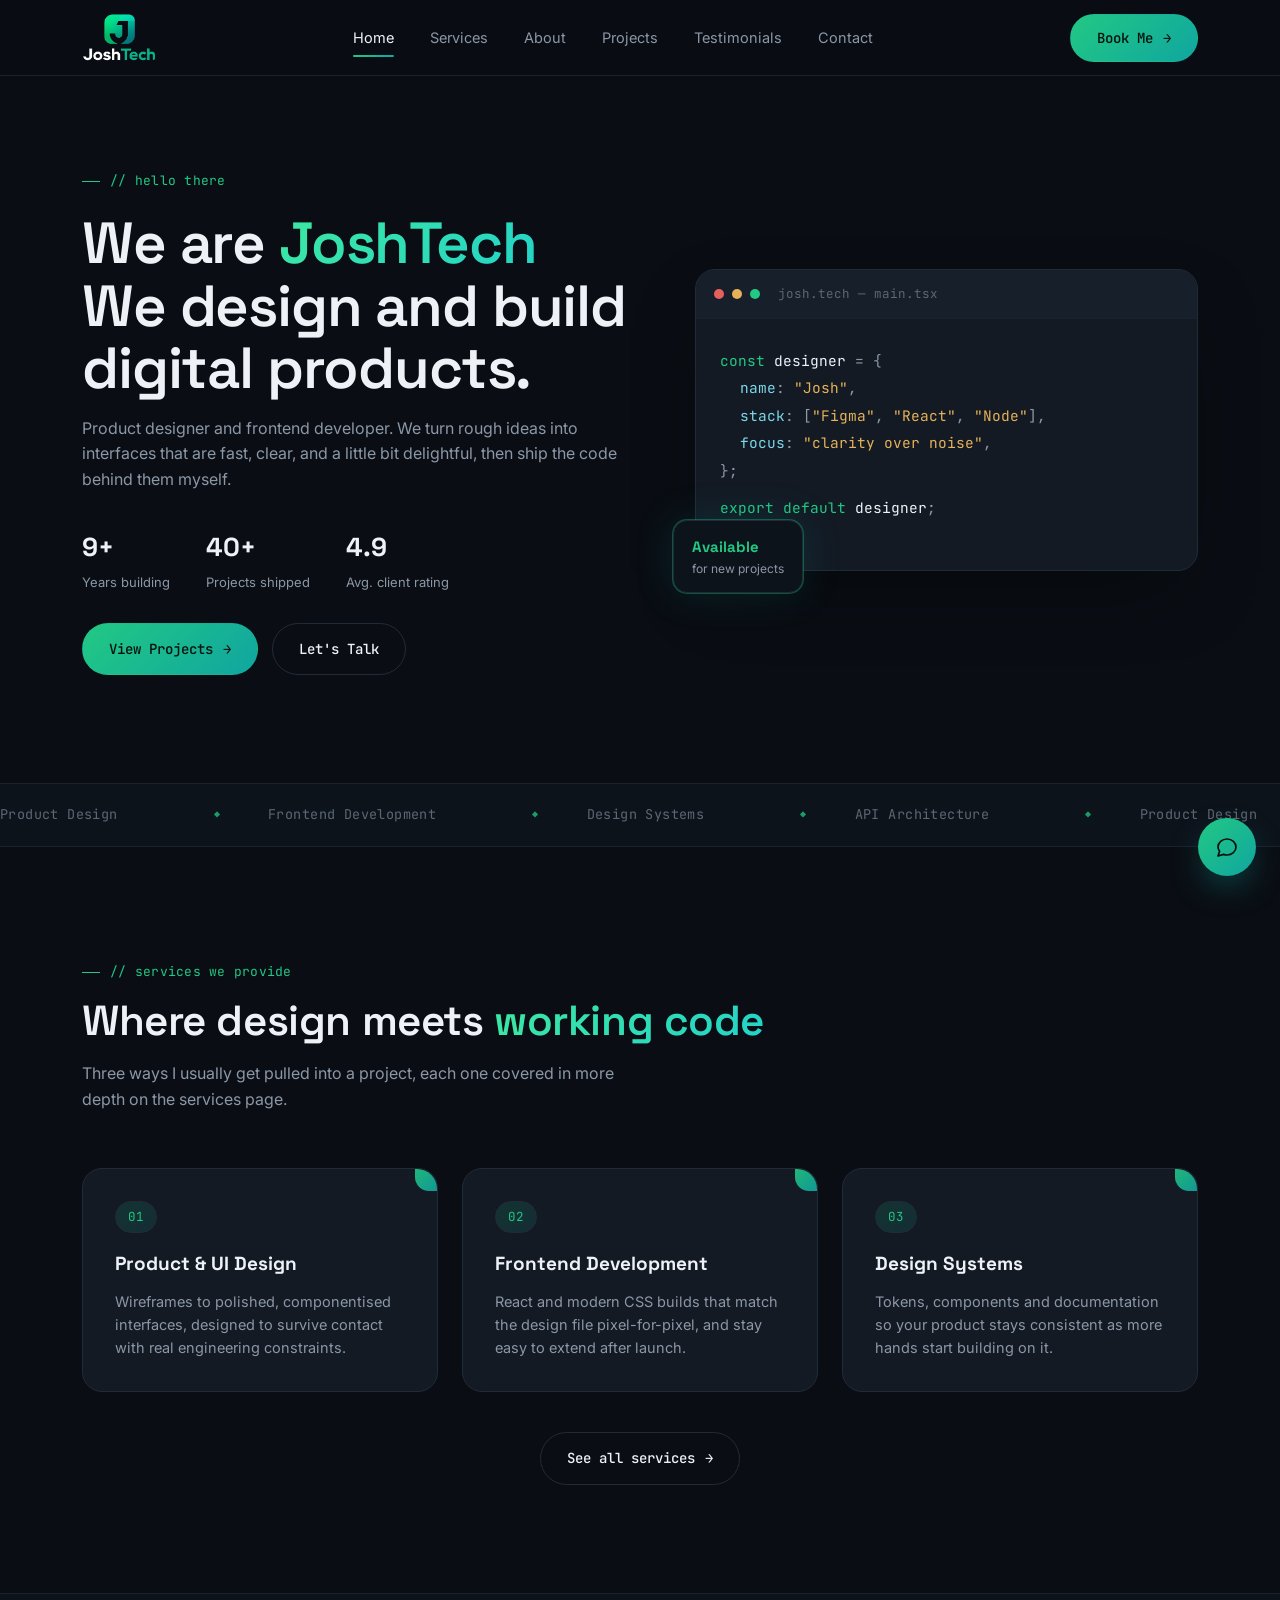
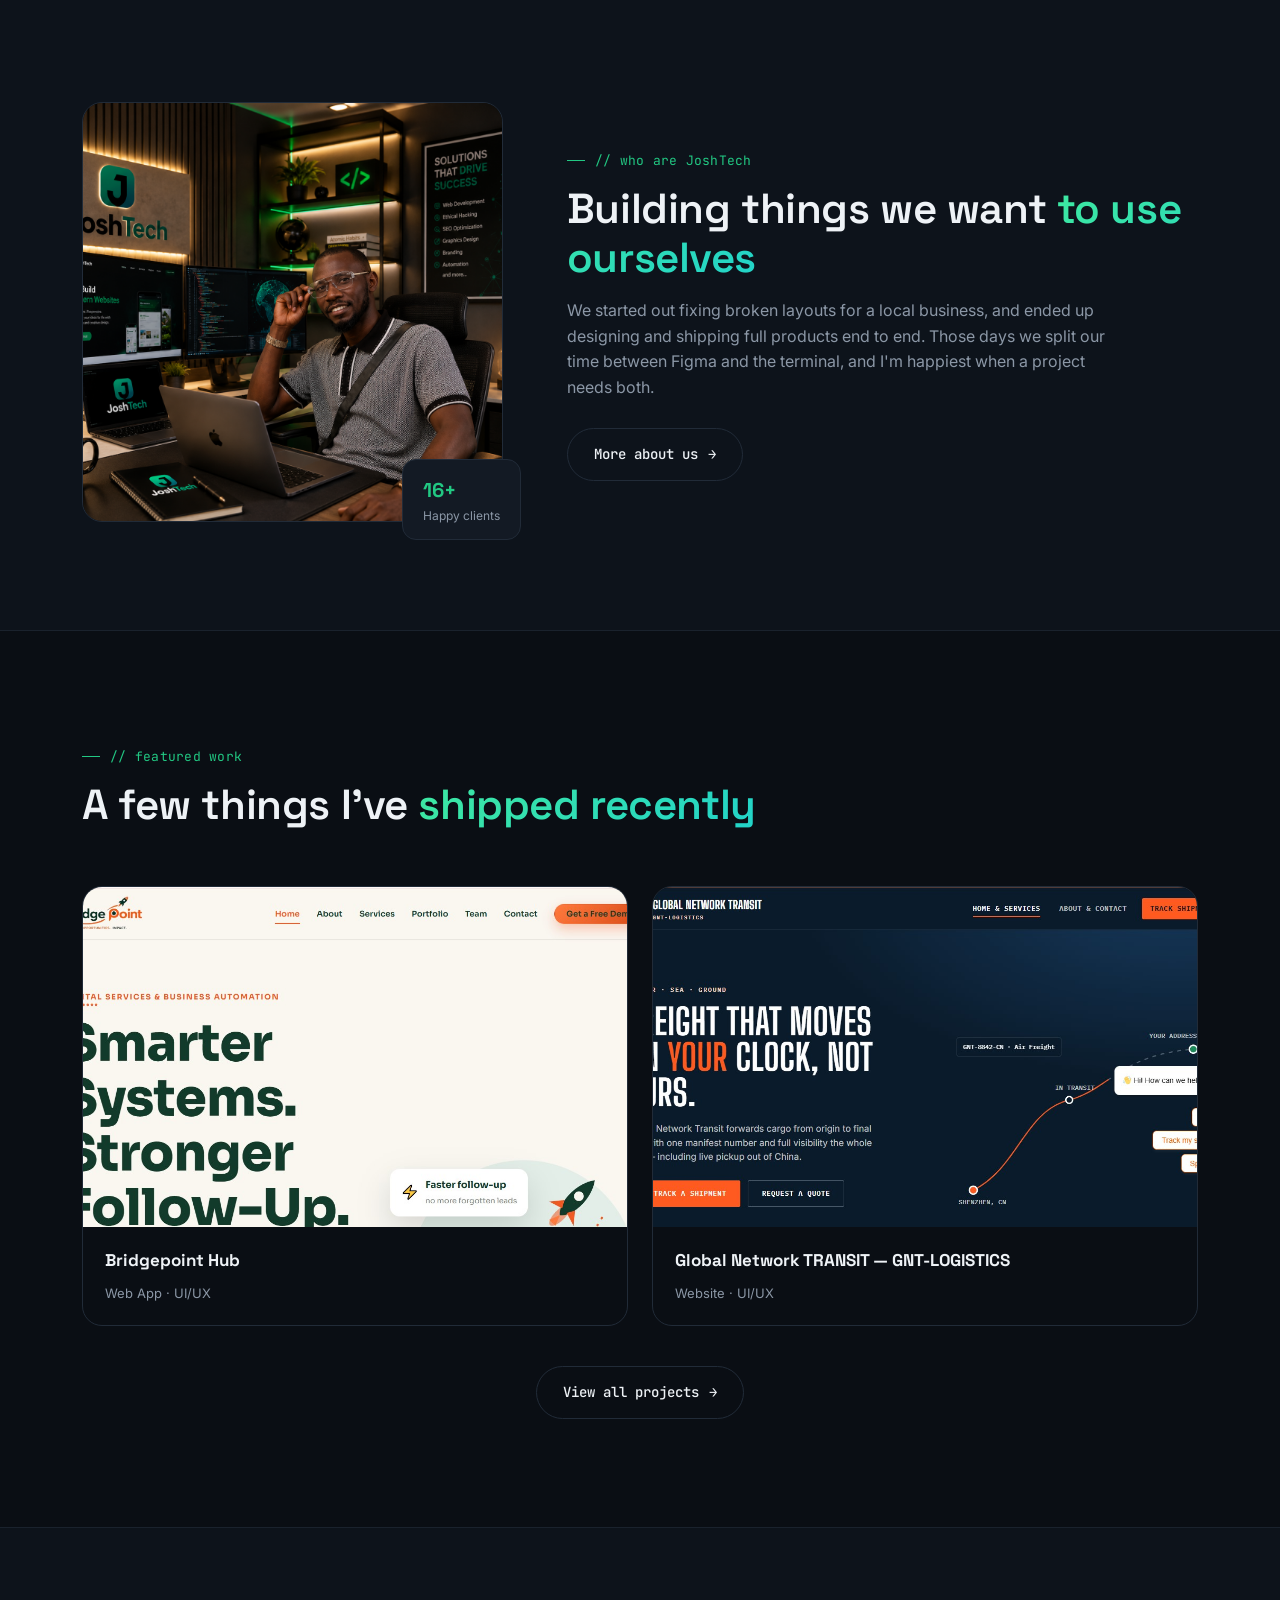
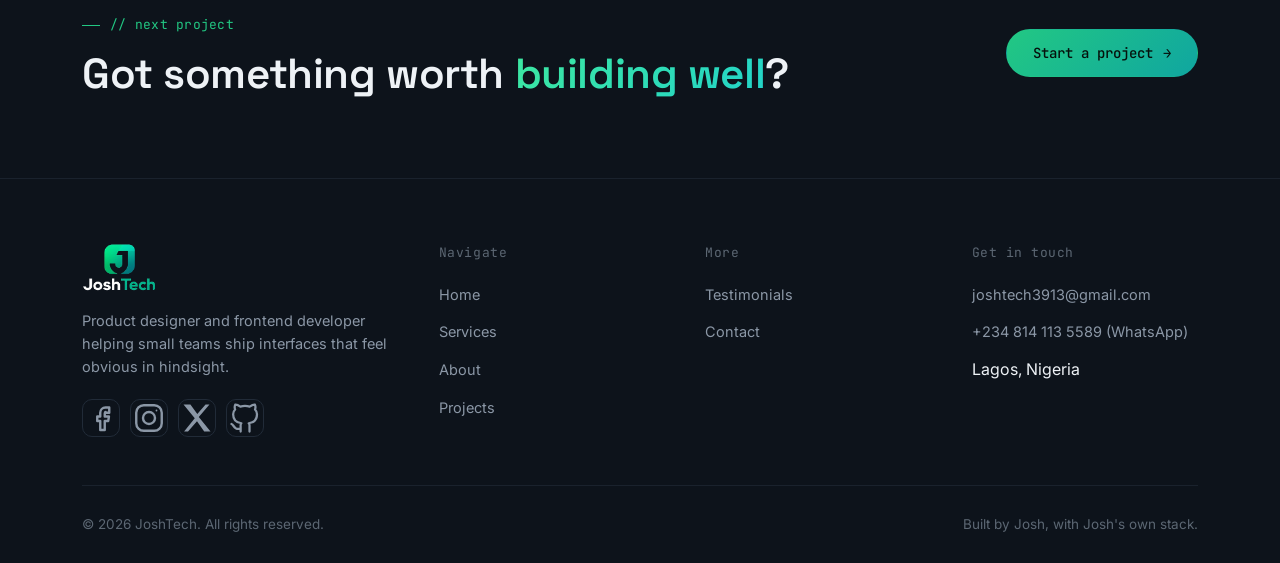
<file: index.html>
<!DOCTYPE html>
<html lang="en">
<head>
<meta charset="UTF-8">
<meta name="viewport" content="width=device-width, initial-scale=1.0">
<title>JoshTech — Product Designer &amp; Frontend Developer</title>
<meta name="description" content="Josh — product designer and frontend developer crafting fast, thoughtful interfaces. See services, projects and how to get in touch.">
<link rel="icon" type="image/svg+xml" href="assets/favicon.svg">
<link rel="preconnect" href="https://fonts.googleapis.com">
<link href="https://fonts.googleapis.com/css2?family=Space+Grotesk:wght@500;600;700&family=Inter:wght@400;500;600;700&family=JetBrains+Mono:wght@400;500&display=swap" rel="stylesheet">
<link rel="stylesheet" href="css/style.css">
<link rel="stylesheet" href="css/home.css">
</head>
<body>

<!-- ============ NAV ============ -->
<header class="nav">
  <div class="container">
    <a href="index.html" class="brand">
      <img src="assets/logo.png" alt="JoshTech logo" class="brand-mark-img">
    </a>
    <nav class="nav-links" id="navLinks">
      <a href="index.html" class="is-active">Home</a>
      <a href="services.html">Services</a>
      <a href="about.html">About</a>
      <a href="projects.html">Projects</a>
      <!--<a href="blog.html">Blog</a>-->
      <a href="testimonials.html">Testimonials</a>
      <a href="contact.html">Contact</a>
    </nav>
    <div class="nav-cta">
      <button class="btn btn-primary" id="bookBtn" type="button">Book Me <span class="btn-arrow">→</span></button>
      <button class="nav-toggle" id="navToggle" aria-label="Toggle menu" aria-expanded="false">☰</button>
    </div>
  </div>
</header>

<!-- ============ HERO ============ -->
<section class="hero section-pad">
  <div class="container hero-grid">
    <div class="hero-copy">
      <span class="eyebrow">// hello there</span>
      <h1 class="hero-title">We are <span class="grad-text">JoshTech</span><br>We design and build<br>digital products.</h1>
      <p class="lede">Product designer and frontend developer. We turn rough ideas into interfaces that are fast, clear, and a little bit delightful, then ship the code behind them myself.</p>

      <div class="hero-stats">
        <div><strong>9+</strong><span>Years building</span></div>
        <div><strong>40+</strong><span>Projects shipped</span></div>
        <div><strong>4.9</strong><span>Avg. client rating</span></div>
      </div>

      <div class="hero-actions">
        <a href="projects.html" class="btn btn-primary">View Projects <span class="btn-arrow">→</span></a>
        <button type="button" class="btn btn-ghost js-open-book">Let's Talk</button>
      </div>
    </div>

    <div class="hero-visual" aria-hidden="true">
      <div class="window">
        <div class="window-bar">
          <span></span><span></span><span></span>
          <em>josh.tech — main.tsx</em>
        </div>
        <div class="window-body mono">
          <div><span class="tok-key">const</span> <span class="tok-var">designer</span> = {</div>
          <div class="indent"><span class="tok-attr">name</span>: <span class="tok-str">"Josh"</span>,</div>
          <div class="indent"><span class="tok-attr">stack</span>: [<span class="tok-str">"Figma"</span>, <span class="tok-str">"React"</span>, <span class="tok-str">"Node"</span>],</div>
          <div class="indent"><span class="tok-attr">focus</span>: <span class="tok-str">"clarity over noise"</span>,</div>
          <div><span>}</span>;</div>
          <div class="blank"></div>
          <div><span class="tok-key">export default</span> <span class="tok-var">designer</span>;</div>
          <div class="cursor-line"><span class="cursor">▍</span></div>
        </div>
      </div>
      <div class="orbit-badge">
        <strong>Available</strong>
        <span>for new projects</span>
      </div>
    </div>
  </div>
</section>

<!-- ============ MARQUEE STRIP ============ -->
<div class="strip">
  <div class="strip-track">
    <span>Product Design</span>
    <span>Frontend Development</span>
    <span>Design Systems</span>
    <span>API Architecture</span>
    <span>Product Design</span>
    <span>Frontend Development</span>
    <span>Design Systems</span>
    <span>API Architecture</span>
  </div>
</div>

<!-- ============ SERVICES PREVIEW ============ -->
<section class="section-pad">
  <div class="container">
    <div class="section-head">
      <span class="eyebrow">// services we provide</span>
      <h2 class="h2">Where design meets <em>working code</em></h2>
      <p class="lede">Three ways I usually get pulled into a project, each one covered in more depth on the services page.</p>
    </div>

    <div class="services-grid">
      <div class="card corner-tick">
        <span class="tag">01</span>
        <h3 class="card-title">Product &amp; UI Design</h3>
        <p class="card-text">Wireframes to polished, componentised interfaces, designed to survive contact with real engineering constraints.</p>
      </div>
      <div class="card corner-tick">
        <span class="tag">02</span>
        <h3 class="card-title">Frontend Development</h3>
        <p class="card-text">React and modern CSS builds that match the design file pixel-for-pixel, and stay easy to extend after launch.</p>
      </div>
      <div class="card corner-tick">
        <span class="tag">03</span>
        <h3 class="card-title">Design Systems</h3>
        <p class="card-text">Tokens, components and documentation so your product stays consistent as more hands start building on it.</p>
      </div>
    </div>

    <div class="services-more">
      <a href="services.html" class="btn btn-ghost">See all services <span class="btn-arrow">→</span></a>
    </div>
  </div>
</section>

<!-- ============ ABOUT PREVIEW ============ -->
<section class="section-pad about-preview">
  <div class="container about-grid">
    <div class="about-visual">
      <div class="about-photo-frame">
        <img src="assets/store1.png" alt="Josh, product designer and frontend developer" class="about-photo">
      </div>
      <div class="about-float">
        <strong>16+</strong>
        <span>Happy clients</span>
      </div>
    </div>
    <div class="about-copy">
      <span class="eyebrow">// who are JoshTech</span>
      <h2 class="h2">Building things we want <em>to use ourselves</em></h2>
      <p class="lede">We started out fixing broken layouts for a local business, and ended up designing and shipping full products end to end. Those days we split our time between Figma and the terminal, and I'm happiest when a project needs both.</p>
      <a href="about.html" class="btn btn-ghost" style="margin-top:28px;">More about us <span class="btn-arrow">→</span></a>
    </div>
  </div>
</section>

<!-- ============ FEATURED WORK ============ -->
<section class="section-pad">
  <div class="container">
    <div class="section-head">
      <span class="eyebrow">// featured work</span>
      <h2 class="h2">A few things I've <em>shipped recently</em></h2>
    </div>

    <div class="work-grid">
      <a href="projects.html" class="work-card">
        <div class="work-thumb">
          <img src="assets/portfolio/Bridgepoint.jpg" alt="Bridgepoint — Fintech web app screens">
        </div>
        <div class="work-meta">
          <h3>Bridgepoint Hub</h3>
          <span>Web App · UI/UX</span>
        </div>
      </a>
      <a href="projects.html" class="work-card">
        <div class="work-thumb">
          <img src="assets/portfolio/Global.jpg" alt="Global Network TRANSIT — GNT-LOGISTICS">
        </div>
        <div class="work-meta">
          <h3>Global Network TRANSIT — GNT-LOGISTICS</h3>
          <span>Website · UI/UX</span>
        </div>
      </a>
    </div>

    <div class="services-more">
      <a href="projects.html" class="btn btn-ghost">View all projects <span class="btn-arrow">→</span></a>
    </div>
  </div>
</section>

<!-- ============ CTA BANNER ============ -->
<section class="cta-banner">
  <div class="container cta-inner">
    <div>
      <span class="eyebrow">// next project</span>
      <h2 class="h2">Got something worth <em>building well</em>?</h2>
    </div>
    <button type="button" class="btn btn-primary js-open-book">Start a project <span class="btn-arrow">→</span></button>
  </div>
</section>

<!-- ============ FOOTER ============ -->
<footer class="footer">
  <div class="container">
    <div class="footer-top">
      <div class="footer-about">
        <a href="index.html" class="brand">
          <img src="assets/logo.png" alt="JoshTech logo" class="brand-mark-img">
        </a>
        <p>Product designer and frontend developer helping small teams ship interfaces that feel obvious in hindsight.</p>
        <div class="social-row">
          <a href="https://www.facebook.com/josh.tech3913" target="_blank" rel="noopener" aria-label="Facebook"><svg viewBox="0 0 24 24" fill="none" stroke="currentColor" stroke-width="1.6" stroke-linecap="round" stroke-linejoin="round"><path d="M15 8.5h2.5V5H15c-2 0-3.5 1.5-3.5 3.5V11H9.5v3H11.5v6h3v-6h2.3l.5-3H14.5V9c0-.5.4-1 .5-1z"/></svg></a>
          <a href="https://www.instagram.com/joshtech3913/" target="_blank" rel="noopener" aria-label="Instagram"><svg viewBox="0 0 24 24" fill="none" stroke="currentColor" stroke-width="1.6"><rect x="3.5" y="3.5" width="17" height="17" rx="5"/><circle cx="12" cy="12" r="4"/><circle cx="17" cy="7" r=".6" fill="currentColor" stroke="none"/></svg></a>
          <a href="https://x.com/JoshTech3913" target="_blank" rel="noopener" aria-label="X"><svg viewBox="0 0 24 24" fill="currentColor" stroke="none"><path d="M3 3l7.5 9.1L3.4 21h2.6l6-6.9 4.8 6.9H21l-7.8-9.6L20.3 3h-2.6l-5.5 6.3L7.6 3H3z"/></svg></a>
          <a href="https://github.com/Jmoney44" target="_blank" rel="noopener" aria-label="GitHub"><svg viewBox="0 0 24 24" fill="none" stroke="currentColor" stroke-width="1.5" stroke-linecap="round" stroke-linejoin="round"><path d="M9 19c-4.3 1.4-4.3-2.5-6-3m12 5v-3.5c0-1 .1-1.4-.5-2 2.8-.3 5.5-1.4 5.5-6a4.6 4.6 0 0 0-1.3-3.2 4.2 4.2 0 0 0-.1-3.2s-1.1-.3-3.5 1.3a12.3 12.3 0 0 0-6.2 0C6.6 2.8 5.5 3.1 5.5 3.1a4.2 4.2 0 0 0-.1 3.2A4.6 4.6 0 0 0 4.1 9.5c0 4.6 2.7 5.7 5.5 6-.6.6-.6 1.1-.5 2V21"/></svg></a>
        </div>
      </div>
      <div>
        <div class="footer-heading">Navigate</div>
        <ul class="footer-links">
          <li><a href="index.html">Home</a></li>
          <li><a href="services.html">Services</a></li>
          <li><a href="about.html">About</a></li>
          <li><a href="projects.html">Projects</a></li>
        </ul>
      </div>
      <div>
        <div class="footer-heading">More</div>
        <ul class="footer-links">
          <!--<li><a href="blog.html">Blog</a></li>-->
          <li><a href="testimonials.html">Testimonials</a></li>
          <li><a href="contact.html">Contact</a></li>
        </ul>
      </div>
      <div>
        <div class="footer-heading">Get in touch</div>
        <ul class="footer-links">
          <li><a href="mailto:joshtech3913@gmail.com">joshtech3913@gmail.com</a></li>
          <li><a href="https://wa.me/2348141135589" target="_blank" rel="noopener">+234 814 113 5589 (WhatsApp)</a></li>
          <li>Lagos, Nigeria</li>
        </ul>
      </div>
    </div>
    <div class="footer-bottom">
      <span>© 2026 JoshTech. All rights reserved.</span>
      <span>Built by Josh, with Josh's own stack.</span>
    </div>
  </div>
</footer>

<!-- ============ BOOK ME MODAL ============ -->
<div class="modal-overlay" id="bookOverlay">
  <div class="modal" role="dialog" aria-modal="true" aria-labelledby="bookTitle">
    <button class="modal-close" id="bookClose" aria-label="Close booking form">✕</button>
    <span class="eyebrow">// book a session</span>
    <h3 id="bookTitle" class="modal-title">Let's get your project moving</h3>
    <p class="modal-sub">Fill this in and it'll open WhatsApp with everything ready to send straight to me.</p>

    <form id="bookForm" class="book-form">
      <label>Full name
        <input type="text" name="name" required placeholder="Your name">
      </label>
      <label>Email
        <input type="email" name="email" required placeholder="you@email.com">
      </label>
      <label>WhatsApp / phone number
        <input type="tel" name="phone" required placeholder="e.g. 0803 123 4567">
      </label>
      <label>What do you need?
        <select name="service" required>
          <option value="" disabled selected>Choose a service</option>
          <option>Product & UI Design</option>
          <option>Frontend Development</option>
          <option>Design System</option>
          <option>Something else</option>
        </select>
      </label>
      <label>Project details
        <textarea name="message" rows="4" required placeholder="Tell me a bit about the project, timeline, budget..."></textarea>
      </label>
      <button type="submit" class="btn btn-primary book-submit">Send via WhatsApp <span class="btn-arrow">→</span></button>
    </form>
  </div>
</div>

<!-- ============ CHATBOT WIDGET ============ -->
<div class="chatbot" id="chatbot">
  <div class="chat-panel" id="chatPanel">
    <div class="chat-head">
      <img src="assets/logo.png" alt="JoshTech logo" class="brand-mark-img small">
      <div>
        <strong>JoshTech Assistant</strong>
        <span>Usually replies instantly</span>
      </div>
      <button id="chatClose" aria-label="Close chat">✕</button>
    </div>
    <div class="chat-messages" id="chatMessages">
      <div class="msg msg-bot">Hey 👋 I'm Josh's assistant. Ask me about services, projects, pricing, or how to book a session.</div>
    </div>
    <div class="chat-quick" id="chatQuick">
      <button data-q="services">Services</button>
      <button data-q="pricing">Pricing</button>
      <button data-q="book">Book a call</button>
      <button data-q="contact">Contact info</button>
    </div>
    <form class="chat-input-row" id="chatForm">
      <input type="text" id="chatInput" placeholder="Type a message..." autocomplete="off">
      <button type="submit" aria-label="Send">→</button>
    </form>
  </div>
  <button class="chat-fab" id="chatToggle" aria-label="Open chat">
    <svg viewBox="0 0 24 24" fill="none" stroke="currentColor" stroke-width="1.7" stroke-linecap="round" stroke-linejoin="round"><path d="M21 12c0 4.4-4 8-9 8-1.2 0-2.4-.2-3.4-.6L3 21l1.6-4.8C3.6 15 3 13.6 3 12c0-4.4 4-8 9-8s9 3.6 9 8z"/></svg>
  </button>
</div>

<script src="js/main.js"></script>
</body>
</html>
</file>
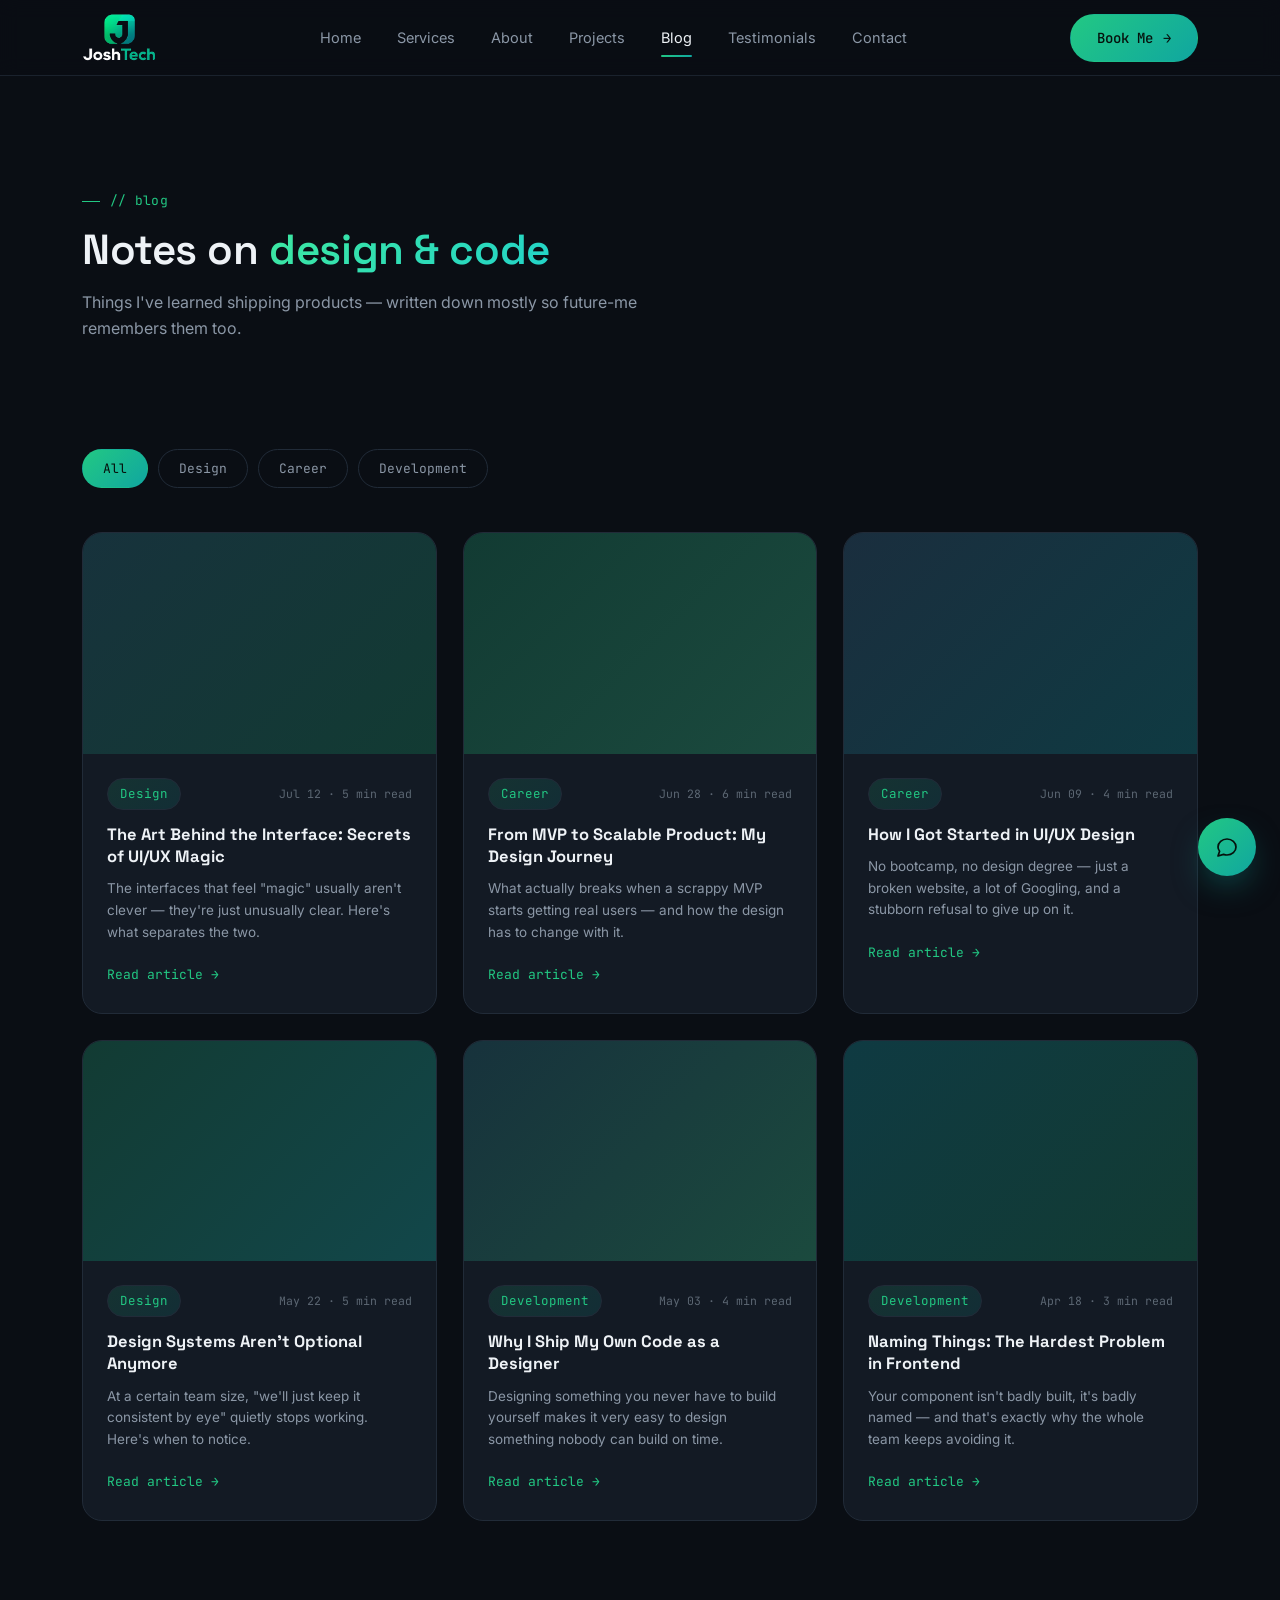
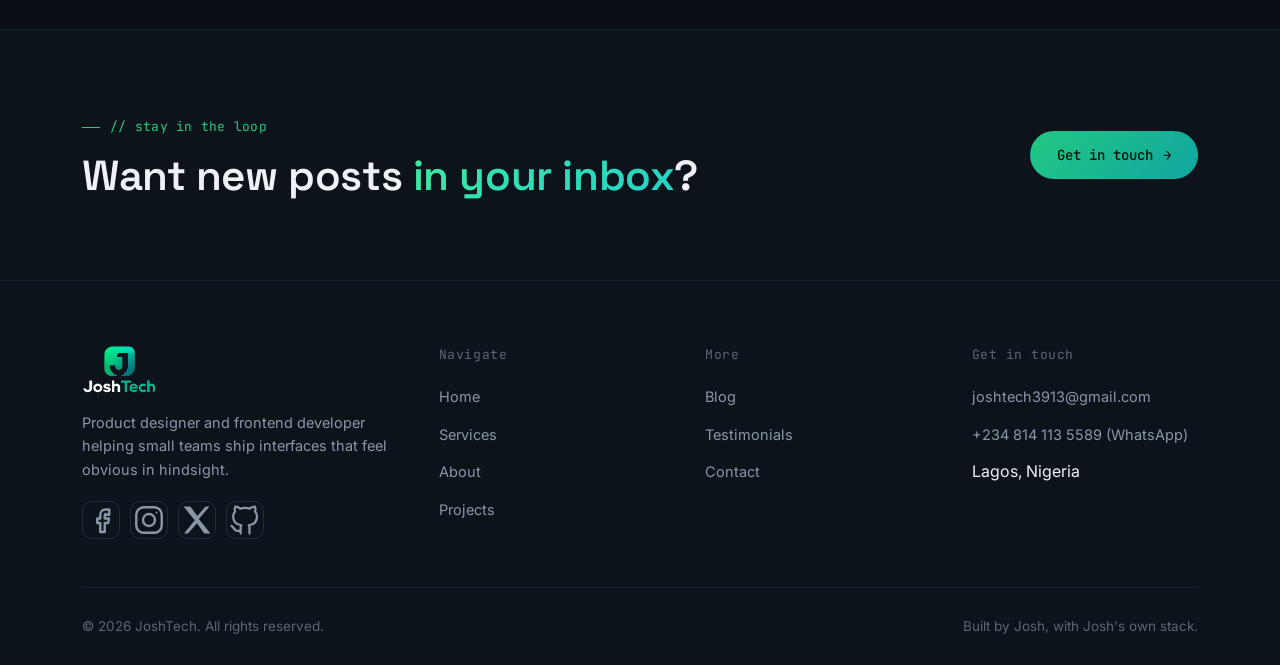
<file: blog.html>
<!DOCTYPE html>
<html lang="en">
<head>
<meta charset="UTF-8">
<meta name="viewport" content="width=device-width, initial-scale=1.0">
<title>Blog — JoshTech</title>
<meta name="description" content="Notes on design, frontend development and building a freelance practice — written by Josh.">
<link rel="icon" type="image/svg+xml" href="assets/favicon.svg">
<link rel="preconnect" href="https://fonts.googleapis.com">
<link href="https://fonts.googleapis.com/css2?family=Space+Grotesk:wght@500;600;700&family=Inter:wght@400;500;600;700&family=JetBrains+Mono:wght@400;500&display=swap" rel="stylesheet">
<link rel="stylesheet" href="css/style.css">
<link rel="stylesheet" href="css/blog.css">
</head>
<body>

<!-- ============ NAV ============ -->
<header class="nav">
  <div class="container">
    <a href="index.html" class="brand">
      <img src="assets/logo.png" alt="JoshTech logo" class="brand-mark-img">
    </a>
    <nav class="nav-links" id="navLinks">
      <a href="index.html">Home</a>
      <a href="services.html">Services</a>
      <a href="about.html">About</a>
      <a href="projects.html">Projects</a>
      <a href="blog.html" class="is-active">Blog</a>
      <a href="testimonials.html">Testimonials</a>
      <a href="contact.html">Contact</a>
    </nav>
    <div class="nav-cta">
      <button class="btn btn-primary" id="bookBtn" type="button">Book Me <span class="btn-arrow">→</span></button>
      <button class="nav-toggle" id="navToggle" aria-label="Toggle menu" aria-expanded="false">☰</button>
    </div>
  </div>
</header>

<!-- ============ PAGE HEADER ============ -->
<section class="page-header section-pad">
  <div class="container">
    <span class="eyebrow">// blog</span>
    <h1 class="h2 page-title">Notes on <em>design &amp; code</em></h1>
    <p class="lede">Things I've learned shipping products — written down mostly so future-me remembers them too.</p>
  </div>
</section>

<!-- ============ FILTER + GRID ============ -->
<section class="section-pad" style="padding-top:0;">
  <div class="container">

    <div class="filter-row" id="blogFilterRow">
      <button class="filter-btn is-active" data-filter="all">All</button>
      <button class="filter-btn" data-filter="design">Design</button>
      <button class="filter-btn" data-filter="career">Career</button>
      <button class="filter-btn" data-filter="development">Development</button>
    </div>

    <div class="blog-grid" id="blogGrid">

      <article class="blog-card" data-category="design">
        <div class="blog-thumb thumb-1"></div>
        <div class="blog-body">
          <div class="blog-top">
            <span class="tag">Design</span>
            <span class="blog-date mono">Jul 12 &middot; 5 min read</span>
          </div>
          <h3>The Art Behind the Interface: Secrets of UI/UX Magic</h3>
          <p class="blog-excerpt">The interfaces that feel "magic" usually aren't clever — they're just unusually clear. Here's what separates the two.</p>
          <button type="button" class="details-toggle">Read article <span class="btn-arrow">→</span></button>
          <div class="blog-details">
            <p>Every designer eventually notices the same thing: the apps that feel effortless rarely have the most features, the boldest visuals, or the cleverest animations. They just remove more friction than everyone else's.</p>
            <p>"Magic" in UI usually breaks down into three boring habits — showing one primary action per screen, writing labels the way a person would say them out loud, and testing the empty and error states as carefully as the happy path. None of it is glamorous, but stacked together it's what makes a product feel like it was made for you specifically.</p>
            <p>The next time an interface impresses you, look for what's missing rather than what's there. That's usually where the actual craft lives.</p>
          </div>
        </div>
      </article>

      <article class="blog-card" data-category="career">
        <div class="blog-thumb thumb-2"></div>
        <div class="blog-body">
          <div class="blog-top">
            <span class="tag">Career</span>
            <span class="blog-date mono">Jun 28 &middot; 6 min read</span>
          </div>
          <h3>From MVP to Scalable Product: My Design Journey</h3>
          <p class="blog-excerpt">What actually breaks when a scrappy MVP starts getting real users — and how the design has to change with it.</p>
          <button type="button" class="details-toggle">Read article <span class="btn-arrow">→</span></button>
          <div class="blog-details">
            <p>The first version of almost anything is held together with a handful of screens and a lot of goodwill. That's fine — it's supposed to be. The problem shows up a few months later, once real users start doing things you didn't plan for.</p>
            <p>The shift from MVP to scalable product isn't really a redesign, it's a change in questions. Instead of "does this work," you start asking "does this still make sense at ten times the users, twice the edge cases, three more teammates shipping into it." That's usually when a proper design system stops being a nice-to-have and starts being the thing that keeps you sane.</p>
          </div>
        </div>
      </article>

      <article class="blog-card" data-category="career">
        <div class="blog-thumb thumb-3"></div>
        <div class="blog-body">
          <div class="blog-top">
            <span class="tag">Career</span>
            <span class="blog-date mono">Jun 09 &middot; 4 min read</span>
          </div>
          <h3>How I Got Started in UI/UX Design</h3>
          <p class="blog-excerpt">No bootcamp, no design degree — just a broken website, a lot of Googling, and a stubborn refusal to give up on it.</p>
          <button type="button" class="details-toggle">Read article <span class="btn-arrow">→</span></button>
          <div class="blog-details">
            <p>I didn't set out to become a designer. A friend's small business had a website that barely worked on a phone, and I offered to "just fix a few things" — which turned into a full rebuild, which turned into freelancing, which turned into this.</p>
            <p>What actually helped early on wasn't a course, it was rebuilding interfaces I liked from memory, then comparing my version against the real thing pixel by pixel. It's a slow way to learn, but it teaches you to notice spacing, hierarchy and type choices in a way that tutorials rarely do.</p>
          </div>
        </div>
      </article>

      <article class="blog-card" data-category="design">
        <div class="blog-thumb thumb-4"></div>
        <div class="blog-body">
          <div class="blog-top">
            <span class="tag">Design</span>
            <span class="blog-date mono">May 22 &middot; 5 min read</span>
          </div>
          <h3>Design Systems Aren't Optional Anymore</h3>
          <p class="blog-excerpt">At a certain team size, "we'll just keep it consistent by eye" quietly stops working. Here's when to notice.</p>
          <button type="button" class="details-toggle">Read article <span class="btn-arrow">→</span></button>
          <div class="blog-details">
            <p>Most teams don't decide to build a design system — they get forced into one. It usually starts with small inconsistencies: three shades of the same blue, two different button heights, a form that behaves differently on two screens.</p>
            <p>The fix isn't a giant component library on day one. It's picking the five or six things that show up everywhere — buttons, inputs, spacing scale, type scale — and locking those down first. Everything else can stay flexible until it actually needs rules.</p>
          </div>
        </div>
      </article>

      <article class="blog-card" data-category="development">
        <div class="blog-thumb thumb-5"></div>
        <div class="blog-body">
          <div class="blog-top">
            <span class="tag">Development</span>
            <span class="blog-date mono">May 03 &middot; 4 min read</span>
          </div>
          <h3>Why I Ship My Own Code as a Designer</h3>
          <p class="blog-excerpt">Designing something you never have to build yourself makes it very easy to design something nobody can build on time.</p>
          <button type="button" class="details-toggle">Read article <span class="btn-arrow">→</span></button>
          <div class="blog-details">
            <p>There's a specific kind of design mistake that only shows up once an engineer actually tries to build it — a state that was never designed, a layout that only works at one exact screen width, an animation that assumes infinite performance budget.</p>
            <p>Building the frontend myself doesn't make me a better visual designer, but it makes me a much more honest one. If something is annoying to build, I feel that pain immediately instead of handing it to someone else.</p>
          </div>
        </div>
      </article>

      <article class="blog-card" data-category="development">
        <div class="blog-thumb thumb-6"></div>
        <div class="blog-body">
          <div class="blog-top">
            <span class="tag">Development</span>
            <span class="blog-date mono">Apr 18 &middot; 3 min read</span>
          </div>
          <h3>Naming Things: The Hardest Problem in Frontend</h3>
          <p class="blog-excerpt">Your component isn't badly built, it's badly named — and that's exactly why the whole team keeps avoiding it.</p>
          <button type="button" class="details-toggle">Read article <span class="btn-arrow">→</span></button>
          <div class="blog-details">
            <p>Everyone jokes about naming being hard, but it's rarely treated as a real design problem. A component called <code>Card2</code> or <code>WrapperFinal</code> isn't just ugly — it's a small signal that nobody fully understands what it's for anymore.</p>
            <p>My rule of thumb: if you can't name a component after what it does in plain language, it's probably doing two things at once and should be split. Naming problems are usually structure problems wearing a disguise.</p>
          </div>
        </div>
      </article>

    </div>
  </div>
</section>

<!-- ============ CTA BANNER ============ -->
<section class="cta-banner">
  <div class="container cta-inner">
    <div>
      <span class="eyebrow">// stay in the loop</span>
      <h2 class="h2">Want new posts <em>in your inbox</em>?</h2>
    </div>
    <button type="button" class="btn btn-primary js-open-book">Get in touch <span class="btn-arrow">→</span></button>
  </div>
</section>

<!-- ============ FOOTER ============ -->
<footer class="footer">
  <div class="container">
    <div class="footer-top">
      <div class="footer-about">
        <a href="index.html" class="brand">
          <img src="assets/logo.png" alt="JoshTech logo" class="brand-mark-img">
        </a>
        <p>Product designer and frontend developer helping small teams ship interfaces that feel obvious in hindsight.</p>
        <div class="social-row">
          <a href="https://facebook.com/joshtech" target="_blank" rel="noopener" aria-label="Facebook"><svg viewBox="0 0 24 24" fill="none" stroke="currentColor" stroke-width="1.6" stroke-linecap="round" stroke-linejoin="round"><path d="M15 8.5h2.5V5H15c-2 0-3.5 1.5-3.5 3.5V11H9.5v3H11.5v6h3v-6h2.3l.5-3H14.5V9c0-.5.4-1 .5-1z"/></svg></a>
          <a href="https://instagram.com/joshtech" target="_blank" rel="noopener" aria-label="Instagram"><svg viewBox="0 0 24 24" fill="none" stroke="currentColor" stroke-width="1.6"><rect x="3.5" y="3.5" width="17" height="17" rx="5"/><circle cx="12" cy="12" r="4"/><circle cx="17" cy="7" r=".6" fill="currentColor" stroke="none"/></svg></a>
          <a href="https://x.com/joshtech" target="_blank" rel="noopener" aria-label="X"><svg viewBox="0 0 24 24" fill="currentColor" stroke="none"><path d="M3 3l7.5 9.1L3.4 21h2.6l6-6.9 4.8 6.9H21l-7.8-9.6L20.3 3h-2.6l-5.5 6.3L7.6 3H3z"/></svg></a>
          <a href="https://github.com/joshtech" target="_blank" rel="noopener" aria-label="GitHub"><svg viewBox="0 0 24 24" fill="none" stroke="currentColor" stroke-width="1.5" stroke-linecap="round" stroke-linejoin="round"><path d="M9 19c-4.3 1.4-4.3-2.5-6-3m12 5v-3.5c0-1 .1-1.4-.5-2 2.8-.3 5.5-1.4 5.5-6a4.6 4.6 0 0 0-1.3-3.2 4.2 4.2 0 0 0-.1-3.2s-1.1-.3-3.5 1.3a12.3 12.3 0 0 0-6.2 0C6.6 2.8 5.5 3.1 5.5 3.1a4.2 4.2 0 0 0-.1 3.2A4.6 4.6 0 0 0 4.1 9.5c0 4.6 2.7 5.7 5.5 6-.6.6-.6 1.1-.5 2V21"/></svg></a>
        </div>
      </div>
      <div>
        <div class="footer-heading">Navigate</div>
        <ul class="footer-links">
          <li><a href="index.html">Home</a></li>
          <li><a href="services.html">Services</a></li>
          <li><a href="about.html">About</a></li>
          <li><a href="projects.html">Projects</a></li>
        </ul>
      </div>
      <div>
        <div class="footer-heading">More</div>
        <ul class="footer-links">
          <li><a href="blog.html">Blog</a></li>
          <li><a href="testimonials.html">Testimonials</a></li>
          <li><a href="contact.html">Contact</a></li>
        </ul>
      </div>
      <div>
        <div class="footer-heading">Get in touch</div>
        <ul class="footer-links">
          <li><a href="mailto:joshtech3913@gmail.com">joshtech3913@gmail.com</a></li>
          <li><a href="https://wa.me/2348141135589" target="_blank" rel="noopener">+234 814 113 5589 (WhatsApp)</a></li>
          <li>Lagos, Nigeria</li>
        </ul>
      </div>
    </div>
    <div class="footer-bottom">
      <span>© 2026 JoshTech. All rights reserved.</span>
      <span>Built by Josh, with Josh's own stack.</span>
    </div>
  </div>
</footer>

<!-- ============ BOOK ME MODAL ============ -->
<div class="modal-overlay" id="bookOverlay">
  <div class="modal" role="dialog" aria-modal="true" aria-labelledby="bookTitle">
    <button class="modal-close" id="bookClose" aria-label="Close booking form">✕</button>
    <span class="eyebrow">// book a session</span>
    <h3 id="bookTitle" class="modal-title">Let's get your project moving</h3>
    <p class="modal-sub">Fill this in and it'll open WhatsApp with everything ready to send straight to me.</p>

    <form id="bookForm" class="book-form">
      <label>Full name
        <input type="text" name="name" required placeholder="Your name">
      </label>
      <label>Email
        <input type="email" name="email" required placeholder="you@email.com">
      </label>
      <label>WhatsApp / phone number
        <input type="tel" name="phone" required placeholder="e.g. 0803 123 4567">
      </label>
      <label>What do you need?
        <select name="service" required>
          <option value="" disabled selected>Choose a service</option>
          <option>Product & UI Design</option>
          <option>Frontend Development</option>
          <option>Design System</option>
          <option>Something else</option>
        </select>
      </label>
      <label>Project details
        <textarea name="message" rows="4" required placeholder="Tell me a bit about the project, timeline, budget..."></textarea>
      </label>
      <button type="submit" class="btn btn-primary book-submit">Send via WhatsApp <span class="btn-arrow">→</span></button>
    </form>
  </div>
</div>

<!-- ============ CHATBOT WIDGET ============ -->
<div class="chatbot" id="chatbot">
  <div class="chat-panel" id="chatPanel">
    <div class="chat-head">
      <img src="assets/logo.png" alt="JoshTech logo" class="brand-mark-img small">
      <div>
        <strong>JoshTech Assistant</strong>
        <span>Usually replies instantly</span>
      </div>
      <button id="chatClose" aria-label="Close chat">✕</button>
    </div>
    <div class="chat-messages" id="chatMessages">
      <div class="msg msg-bot">Hey 👋 I'm Josh's assistant. Ask me about services, projects, pricing, or how to book a session.</div>
    </div>
    <div class="chat-quick" id="chatQuick">
      <button data-q="services">Services</button>
      <button data-q="pricing">Pricing</button>
      <button data-q="book">Book a call</button>
      <button data-q="contact">Contact info</button>
    </div>
    <form class="chat-input-row" id="chatForm">
      <input type="text" id="chatInput" placeholder="Type a message..." autocomplete="off">
      <button type="submit" aria-label="Send">→</button>
    </form>
  </div>
  <button class="chat-fab" id="chatToggle" aria-label="Open chat">
    <svg viewBox="0 0 24 24" fill="none" stroke="currentColor" stroke-width="1.7" stroke-linecap="round" stroke-linejoin="round"><path d="M21 12c0 4.4-4 8-9 8-1.2 0-2.4-.2-3.4-.6L3 21l1.6-4.8C3.6 15 3 13.6 3 12c0-4.4 4-8 9-8s9 3.6 9 8z"/></svg>
  </button>
</div>

<script src="js/main.js"></script>
</body>
</html>
</file>
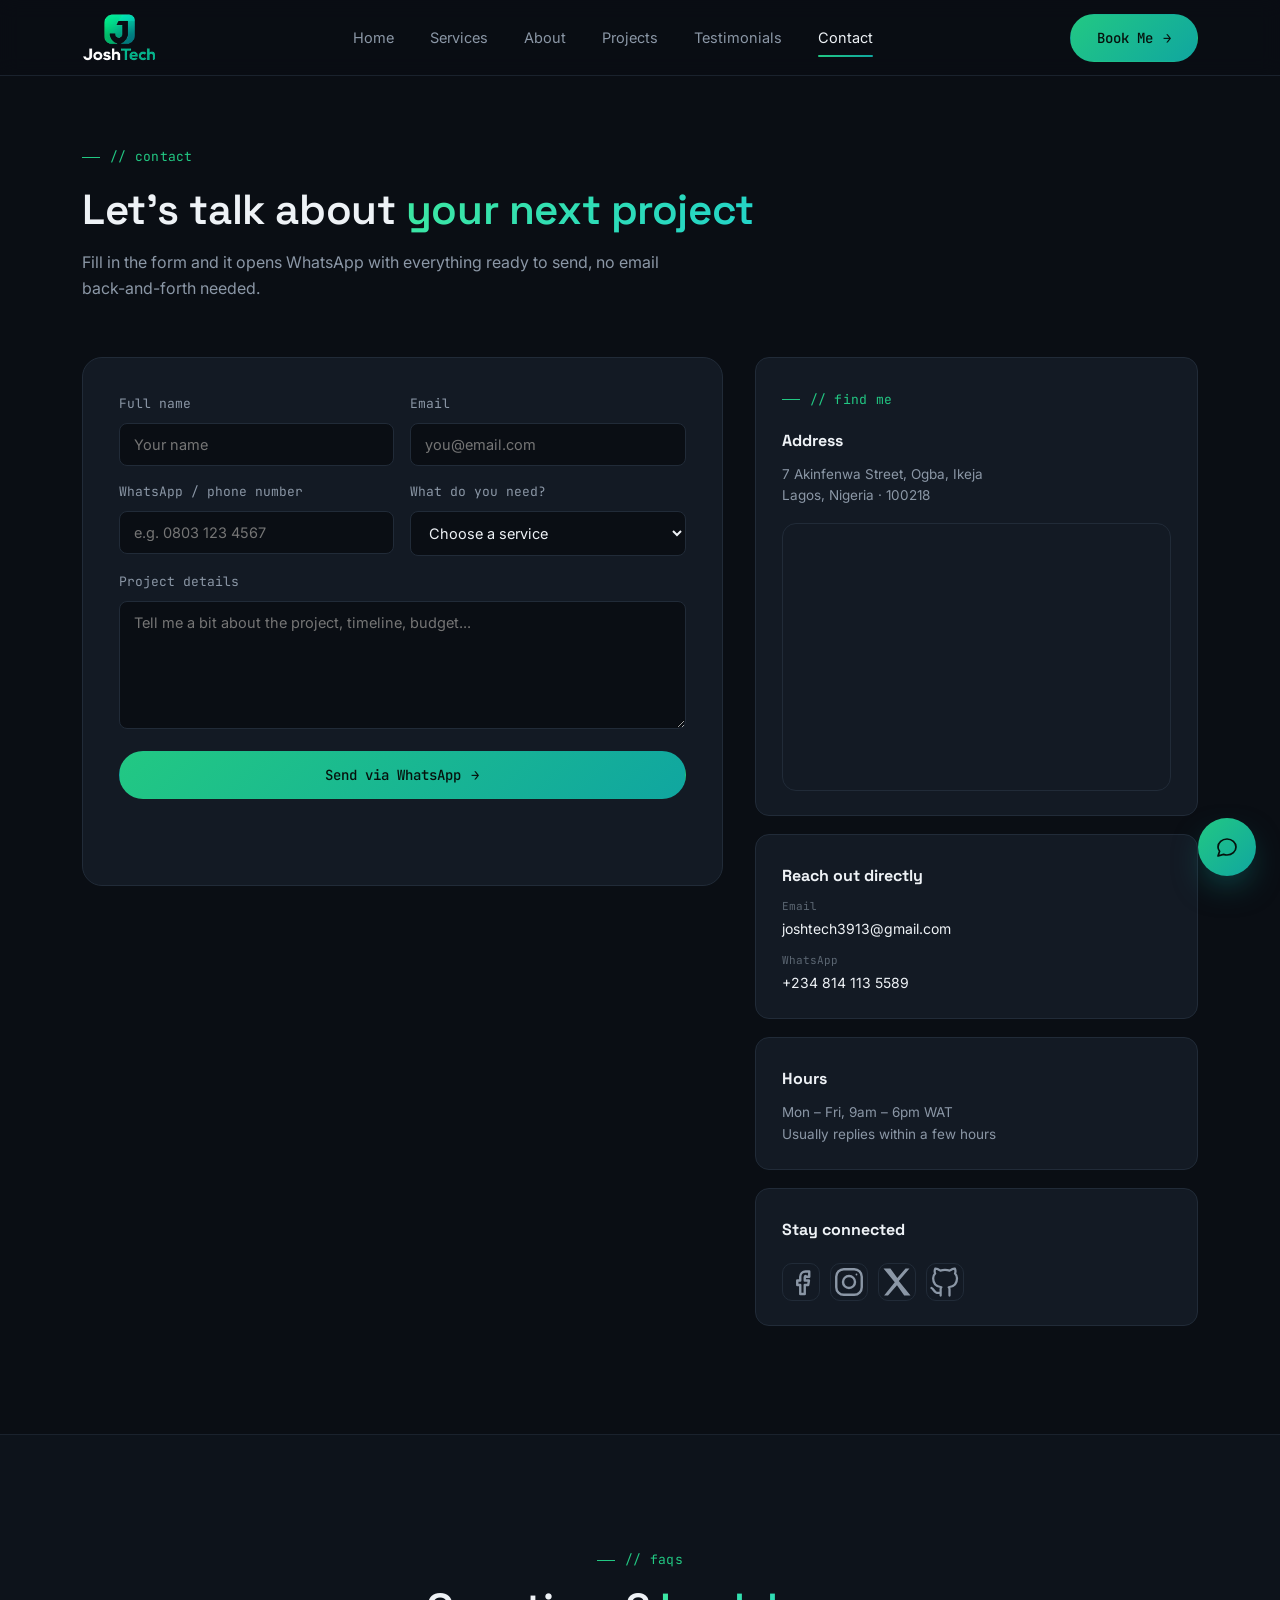
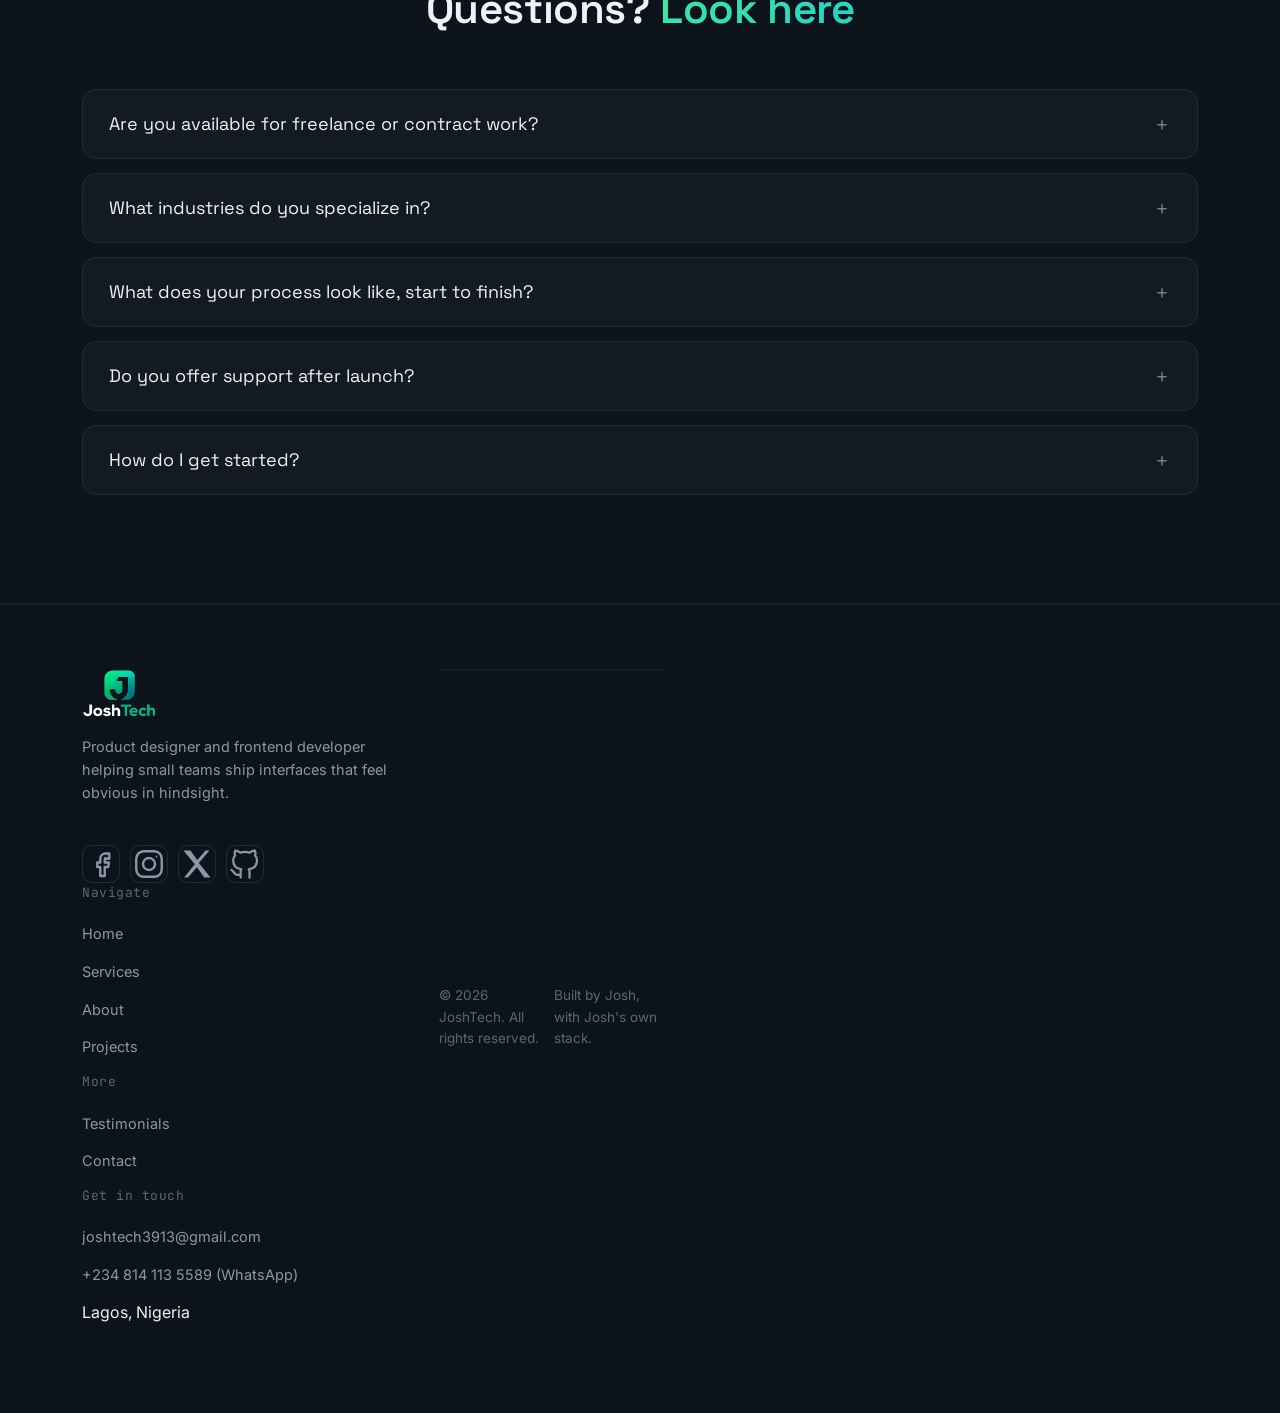
<file: contact.html>
<!DOCTYPE html>
<html lang="en">
<head>
<meta charset="UTF-8">
<meta name="viewport" content="width=device-width, initial-scale=1.0">
<title>Contact — JoshTech</title>
<meta name="description" content="Get in touch with Josh about your next product design or frontend development project. Fill the form and it opens straight into WhatsApp.">
<link rel="icon" type="image/svg+xml" href="assets/favicon.svg">
<link rel="preconnect" href="https://fonts.googleapis.com">
<link href="https://fonts.googleapis.com/css2?family=Space+Grotesk:wght@500;600;700&family=Inter:wght@400;500;600;700&family=JetBrains+Mono:wght@400;500&display=swap" rel="stylesheet">
<link rel="stylesheet" href="css/style.css">
<link rel="stylesheet" href="css/services.css">
<link rel="stylesheet" href="css/contact.css">
</head>
<body>

<!-- ============ NAV ============ -->
<header class="nav">
  <div class="container">
    <a href="index.html" class="brand">
      <img src="assets/logo.png" alt="JoshTech logo" class="brand-mark-img">
    </a>
    <nav class="nav-links" id="navLinks">
      <a href="index.html">Home</a>
      <a href="services.html">Services</a>
      <a href="about.html">About</a>
      <a href="projects.html">Projects</a>
      <!--<a href="blog.html">Blog</a>-->
      <a href="testimonials.html">Testimonials</a>
      <a href="contact.html" class="is-active">Contact</a>
    </nav>
    <div class="nav-cta">
      <button class="btn btn-primary" id="bookBtn" type="button">Book Me <span class="btn-arrow">→</span></button>
      <button class="nav-toggle" id="navToggle" aria-label="Toggle menu" aria-expanded="false">☰</button>
    </div>
  </div>
</header>

<!-- ============ PAGE HEADER ============ -->
<section class="page-header section-pad">
  <div class="container">
    <span class="eyebrow">// contact</span>
    <h1 class="h2 page-title">Let's talk about <em>your next project</em></h1>
    <p class="lede">Fill in the form and it opens WhatsApp with everything ready to send, no email back-and-forth needed.</p>
  </div>
</section>

<!-- ============ CONTACT ============ -->
<section class="section-pad" style="padding-top:0;">
  <div class="container contact-grid">

    <form id="contactForm" class="book-form contact-form">
      <div class="form-row">
        <label>Full name
          <input type="text" name="name" required placeholder="Your name">
        </label>
        <label>Email
          <input type="email" name="email" required placeholder="you@email.com">
        </label>
      </div>
      <div class="form-row">
        <label>WhatsApp / phone number
          <input type="tel" name="phone" required placeholder="e.g. 0803 123 4567">
        </label>
        <label>What do you need?
          <select name="service" required>
            <option value="" disabled selected>Choose a service</option>
            <option>Product & UI Design</option>
            <option>Frontend Development</option>
            <option>Design System</option>
            <option>Something else</option>
          </select>
        </label>
      </div>
      <label>Project details
        <textarea name="message" rows="6" required placeholder="Tell me a bit about the project, timeline, budget..."></textarea>
      </label>
      <button type="submit" class="btn btn-primary book-submit">Send via WhatsApp <span class="btn-arrow">→</span></button>
      <p class="form-note" id="contactNote">Opened WhatsApp in a new tab, just hit send there. 👋</p>
    </form>

    <aside class="contact-side">
      <div class="contact-card">
        <span class="eyebrow">// find me</span>
        <h3 class="contact-card-title">Address</h3>
        <p>7 Akinfenwa Street, Ogba, Ikeja<br>Lagos, Nigeria &middot; 100218</p>
        <div class="contact-map">
          <iframe
            src="https://www.google.com/maps?q=7+Akinfenwa+St,+Ogba,+Ikeja,+Lagos+100218,+Nigeria&output=embed"
            title="Map showing 7 Akinfenwa Street, Ogba, Ikeja, Lagos"
            loading="lazy"
            referrerpolicy="no-referrer-when-downgrade"
            allowfullscreen></iframe>
        </div>
      </div>
      <div class="contact-card">
        <h3 class="contact-card-title">Reach out directly</h3>
        <ul class="contact-list">
          <li><span>Email</span><a href="mailto:joshtech3913@gmail.com">joshtech3913@gmail.com</a></li>
          <li><span>WhatsApp</span><a href="https://wa.me/2348141135589" target="_blank" rel="noopener">+234 814 113 5589</a></li>
        </ul>
      </div>
      <div class="contact-card">
        <h3 class="contact-card-title">Hours</h3>
        <p>Mon &ndash; Fri, 9am &ndash; 6pm WAT<br>Usually replies within a few hours</p>
      </div>
      <div class="contact-card">
        <h3 class="contact-card-title">Stay connected</h3>
        <div class="social-row">
          <a href="https://www.facebook.com/josh.tech3913" target="_blank" rel="noopener" aria-label="Facebook"><svg viewBox="0 0 24 24" fill="none" stroke="currentColor" stroke-width="1.6" stroke-linecap="round" stroke-linejoin="round"><path d="M15 8.5h2.5V5H15c-2 0-3.5 1.5-3.5 3.5V11H9.5v3H11.5v6h3v-6h2.3l.5-3H14.5V9c0-.5.4-1 .5-1z"/></svg></a>
          <a href="https://www.instagram.com/joshtech3913" target="_blank" rel="noopener" aria-label="Instagram"><svg viewBox="0 0 24 24" fill="none" stroke="currentColor" stroke-width="1.6"><rect x="3.5" y="3.5" width="17" height="17" rx="5"/><circle cx="12" cy="12" r="4"/><circle cx="17" cy="7" r=".6" fill="currentColor" stroke="none"/></svg></a>
          <a href="https://www.x.com/JoshTech3913" target="_blank" rel="noopener" aria-label="X"><svg viewBox="0 0 24 24" fill="currentColor" stroke="none"><path d="M3 3l7.5 9.1L3.4 21h2.6l6-6.9 4.8 6.9H21l-7.8-9.6L20.3 3h-2.6l-5.5 6.3L7.6 3H3z"/></svg></a>
          <a href="https://github.com/Jmoney44" target="_blank" rel="noopener" aria-label="GitHub"><svg viewBox="0 0 24 24" fill="none" stroke="currentColor" stroke-width="1.5" stroke-linecap="round" stroke-linejoin="round"><path d="M9 19c-4.3 1.4-4.3-2.5-6-3m12 5v-3.5c0-1 .1-1.4-.5-2 2.8-.3 5.5-1.4 5.5-6a4.6 4.6 0 0 0-1.3-3.2 4.2 4.2 0 0 0-.1-3.2s-1.1-.3-3.5 1.3a12.3 12.3 0 0 0-6.2 0C6.6 2.8 5.5 3.1 5.5 3.1a4.2 4.2 0 0 0-.1 3.2A4.6 4.6 0 0 0 4.1 9.5c0 4.6 2.7 5.7 5.5 6-.6.6-.6 1.1-.5 2V21"/></svg></a>
        </div>
      </div>
    </aside>

  </div>
</section>

<!-- ============ FAQ ============ -->
<section class="section-pad faq-section">
  <div class="container">
    <div class="section-head center">
      <span class="eyebrow">// faqs</span>
      <h2 class="h2">Questions? <em>Look here</em></h2>
    </div>

    <div class="accordion faq-accordion" id="faqAccordion">
      <div class="acc-item">
        <button class="acc-trigger" type="button">
          <span class="acc-name">Are you available for freelance or contract work?</span>
          <span class="acc-icon">＋</span>
        </button>
        <div class="acc-panel">
          <div class="acc-panel-inner" style="padding-left:26px;">
            <p>Yes — I typically take on 1-2 new projects a month so I can give each one proper attention. Book a call and I'll let you know the current timeline.</p>
          </div>
        </div>
      </div>

      <div class="acc-item">
        <button class="acc-trigger" type="button">
          <span class="acc-name">What industries do you specialize in?</span>
          <span class="acc-icon">＋</span>
        </button>
        <div class="acc-panel">
          <div class="acc-panel-inner" style="padding-left:26px;">
            <p>Most of my work has been in fintech, productivity tools and consumer apps, but the process transfers well — what matters more is a team that cares about getting the details right.</p>
          </div>
        </div>
      </div>

      <div class="acc-item">
        <button class="acc-trigger" type="button">
          <span class="acc-name">What does your process look like, start to finish?</span>
          <span class="acc-icon">＋</span>
        </button>
        <div class="acc-panel">
          <div class="acc-panel-inner" style="padding-left:26px;">
            <p>A discovery call, then wireframes, then hi-fi design, then a build phase with weekly check-ins. For smaller projects some of these steps get combined, but the shape stays the same.</p>
          </div>
        </div>
      </div>

      <div class="acc-item">
        <button class="acc-trigger" type="button">
          <span class="acc-name">Do you offer support after launch?</span>
          <span class="acc-icon">＋</span>
        </button>
        <div class="acc-panel">
          <div class="acc-panel-inner" style="padding-left:26px;">
            <p>Project-based work includes two weeks of post-launch support by default, and I offer monthly retainers for teams that want ongoing coverage after that.</p>
          </div>
        </div>
      </div>

      <div class="acc-item">
        <button class="acc-trigger" type="button">
          <span class="acc-name">How do I get started?</span>
          <span class="acc-icon">＋</span>
        </button>
        <div class="acc-panel">
          <div class="acc-panel-inner" style="padding-left:26px;">
            <p>Fill in the form above or tap "Book Me" — either opens WhatsApp with your details ready to send. I'll reply with next steps, usually within a few hours.</p>
          </div>
        </div>
      </div>
    </div>
  </div>
</section>

<!-- ============ FOOTER ============ -->
<footer class="footer">
  <div class="container">
    <div class="footer-top">
      <div class="footer-about">
        <a href="index.html" class="brand">
          <img src="assets/logo.png" alt="JoshTech logo" class="brand-mark-img">
        </a>
        <p>Product designer and frontend developer helping small teams ship interfaces that feel obvious in hindsight.</p>
        <div class="social-row">
          <div class="social-row">
          <a href="https://www.facebook.com/josh.tech3913" target="_blank" rel="noopener" aria-label="Facebook"><svg viewBox="0 0 24 24" fill="none" stroke="currentColor" stroke-width="1.6" stroke-linecap="round" stroke-linejoin="round"><path d="M15 8.5h2.5V5H15c-2 0-3.5 1.5-3.5 3.5V11H9.5v3H11.5v6h3v-6h2.3l.5-3H14.5V9c0-.5.4-1 .5-1z"/></svg></a>
          <a href="https://www.instagram.com/joshtech3913/" target="_blank" rel="noopener" aria-label="Instagram"><svg viewBox="0 0 24 24" fill="none" stroke="currentColor" stroke-width="1.6"><rect x="3.5" y="3.5" width="17" height="17" rx="5"/><circle cx="12" cy="12" r="4"/><circle cx="17" cy="7" r=".6" fill="currentColor" stroke="none"/></svg></a>
          <a href="https://x.com/JoshTech3913" target="_blank" rel="noopener" aria-label="X"><svg viewBox="0 0 24 24" fill="currentColor" stroke="none"><path d="M3 3l7.5 9.1L3.4 21h2.6l6-6.9 4.8 6.9H21l-7.8-9.6L20.3 3h-2.6l-5.5 6.3L7.6 3H3z"/></svg></a>
          <a href="https://github.com/Jmoney44" target="_blank" rel="noopener" aria-label="GitHub"><svg viewBox="0 0 24 24" fill="none" stroke="currentColor" stroke-width="1.5" stroke-linecap="round" stroke-linejoin="round"><path d="M9 19c-4.3 1.4-4.3-2.5-6-3m12 5v-3.5c0-1 .1-1.4-.5-2 2.8-.3 5.5-1.4 5.5-6a4.6 4.6 0 0 0-1.3-3.2 4.2 4.2 0 0 0-.1-3.2s-1.1-.3-3.5 1.3a12.3 12.3 0 0 0-6.2 0C6.6 2.8 5.5 3.1 5.5 3.1a4.2 4.2 0 0 0-.1 3.2A4.6 4.6 0 0 0 4.1 9.5c0 4.6 2.7 5.7 5.5 6-.6.6-.6 1.1-.5 2V21"/></svg></a>
        </div>
      </div>
      <div>
        <div class="footer-heading">Navigate</div>
        <ul class="footer-links">
          <li><a href="index.html">Home</a></li>
          <li><a href="services.html">Services</a></li>
          <li><a href="about.html">About</a></li>
          <li><a href="projects.html">Projects</a></li>
        </ul>
      </div>
      <div>
        <div class="footer-heading">More</div>
        <ul class="footer-links">
          <!--<li><a href="blog.html">Blog</a></li>-->
          <li><a href="testimonials.html">Testimonials</a></li>
          <li><a href="contact.html">Contact</a></li>
        </ul>
      </div>
      <div>
        <div class="footer-heading">Get in touch</div>
        <ul class="footer-links">
          <li><a href="mailto:joshtech3913@gmail.com">joshtech3913@gmail.com</a></li>
          <li><a href="https://wa.me/2348141135589" target="_blank" rel="noopener">+234 814 113 5589 (WhatsApp)</a></li>
          <li>Lagos, Nigeria</li>
        </ul>
      </div>
    </div>
    <div class="footer-bottom">
      <span>© 2026 JoshTech. All rights reserved.</span>
      <span>Built by Josh, with Josh's own stack.</span>
    </div>
  </div>
</footer>

<!-- ============ BOOK ME MODAL ============ -->
<div class="modal-overlay" id="bookOverlay">
  <div class="modal" role="dialog" aria-modal="true" aria-labelledby="bookTitle">
    <button class="modal-close" id="bookClose" aria-label="Close booking form">✕</button>
    <span class="eyebrow">// book a session</span>
    <h3 id="bookTitle" class="modal-title">Let's get your project moving</h3>
    <p class="modal-sub">Fill this in and it'll open WhatsApp with everything ready to send straight to me.</p>

    <form id="bookForm" class="book-form">
      <label>Full name
        <input type="text" name="name" required placeholder="Your name">
      </label>
      <label>Email
        <input type="email" name="email" required placeholder="you@email.com">
      </label>
      <label>WhatsApp / phone number
        <input type="tel" name="phone" required placeholder="e.g. 0803 123 4567">
      </label>
      <label>What do you need?
        <select name="service" required>
          <option value="" disabled selected>Choose a service</option>
          <option>Product & UI Design</option>
          <option>Frontend Development</option>
          <option>Design System</option>
          <option>Something else</option>
        </select>
      </label>
      <label>Project details
        <textarea name="message" rows="4" required placeholder="Tell me a bit about the project, timeline, budget..."></textarea>
      </label>
      <button type="submit" class="btn btn-primary book-submit">Send via WhatsApp <span class="btn-arrow">→</span></button>
    </form>
  </div>
</div>

<!-- ============ CHATBOT WIDGET ============ -->
<div class="chatbot" id="chatbot">
  <div class="chat-panel" id="chatPanel">
    <div class="chat-head">
      <img src="assets/logo.png" alt="JoshTech logo" class="brand-mark-img small">
      <div>
        <strong>JoshTech Assistant</strong>
        <span>Usually replies instantly</span>
      </div>
      <button id="chatClose" aria-label="Close chat">✕</button>
    </div>
    <div class="chat-messages" id="chatMessages">
      <div class="msg msg-bot">Hey 👋 I'm Josh's assistant. Ask me about services, projects, pricing, or how to book a session.</div>
    </div>
    <div class="chat-quick" id="chatQuick">
      <button data-q="services">Services</button>
      <button data-q="pricing">Pricing</button>
      <button data-q="book">Book a call</button>
      <button data-q="contact">Contact info</button>
    </div>
    <form class="chat-input-row" id="chatForm">
      <input type="text" id="chatInput" placeholder="Type a message..." autocomplete="off">
      <button type="submit" aria-label="Send">→</button>
    </form>
  </div>
  <button class="chat-fab" id="chatToggle" aria-label="Open chat">
    <svg viewBox="0 0 24 24" fill="none" stroke="currentColor" stroke-width="1.7" stroke-linecap="round" stroke-linejoin="round"><path d="M21 12c0 4.4-4 8-9 8-1.2 0-2.4-.2-3.4-.6L3 21l1.6-4.8C3.6 15 3 13.6 3 12c0-4.4 4-8 9-8s9 3.6 9 8z"/></svg>
  </button>
</div>

<script src="js/main.js"></script>
</body>
</html>
</file>
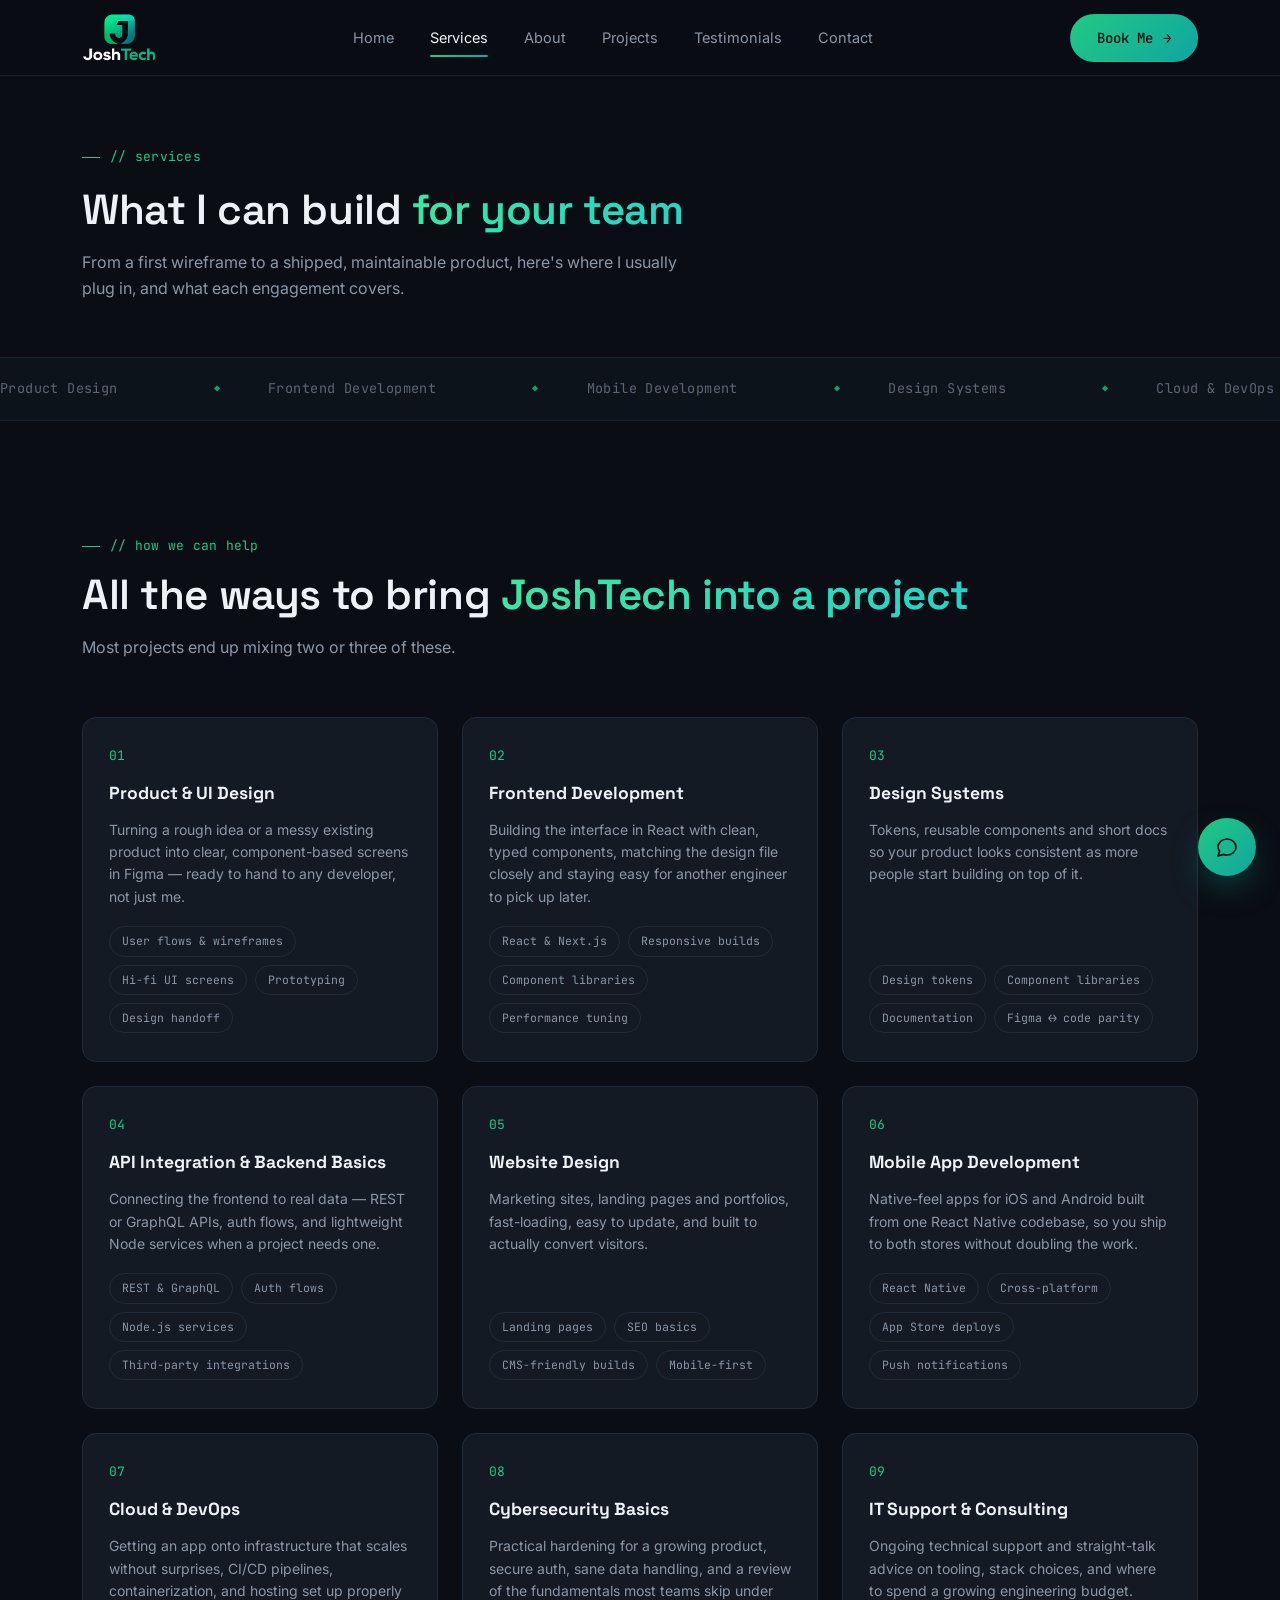
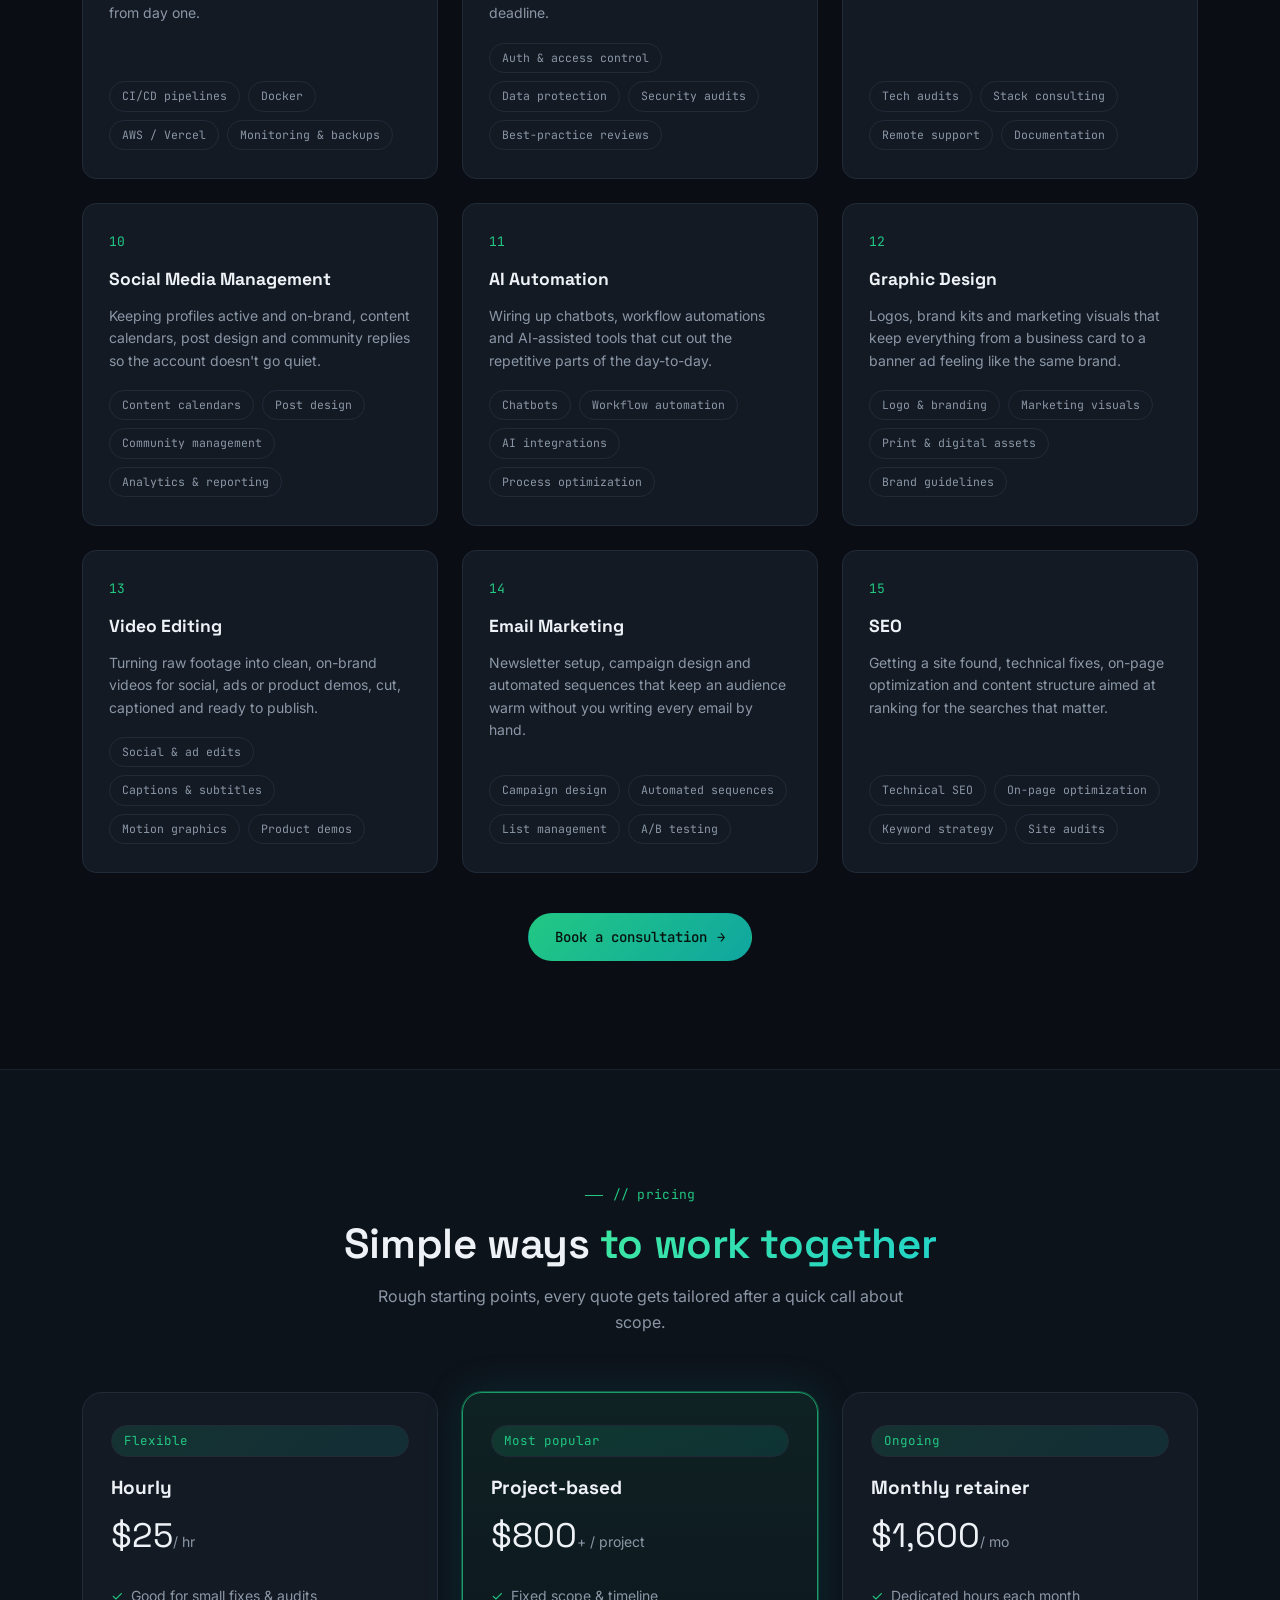
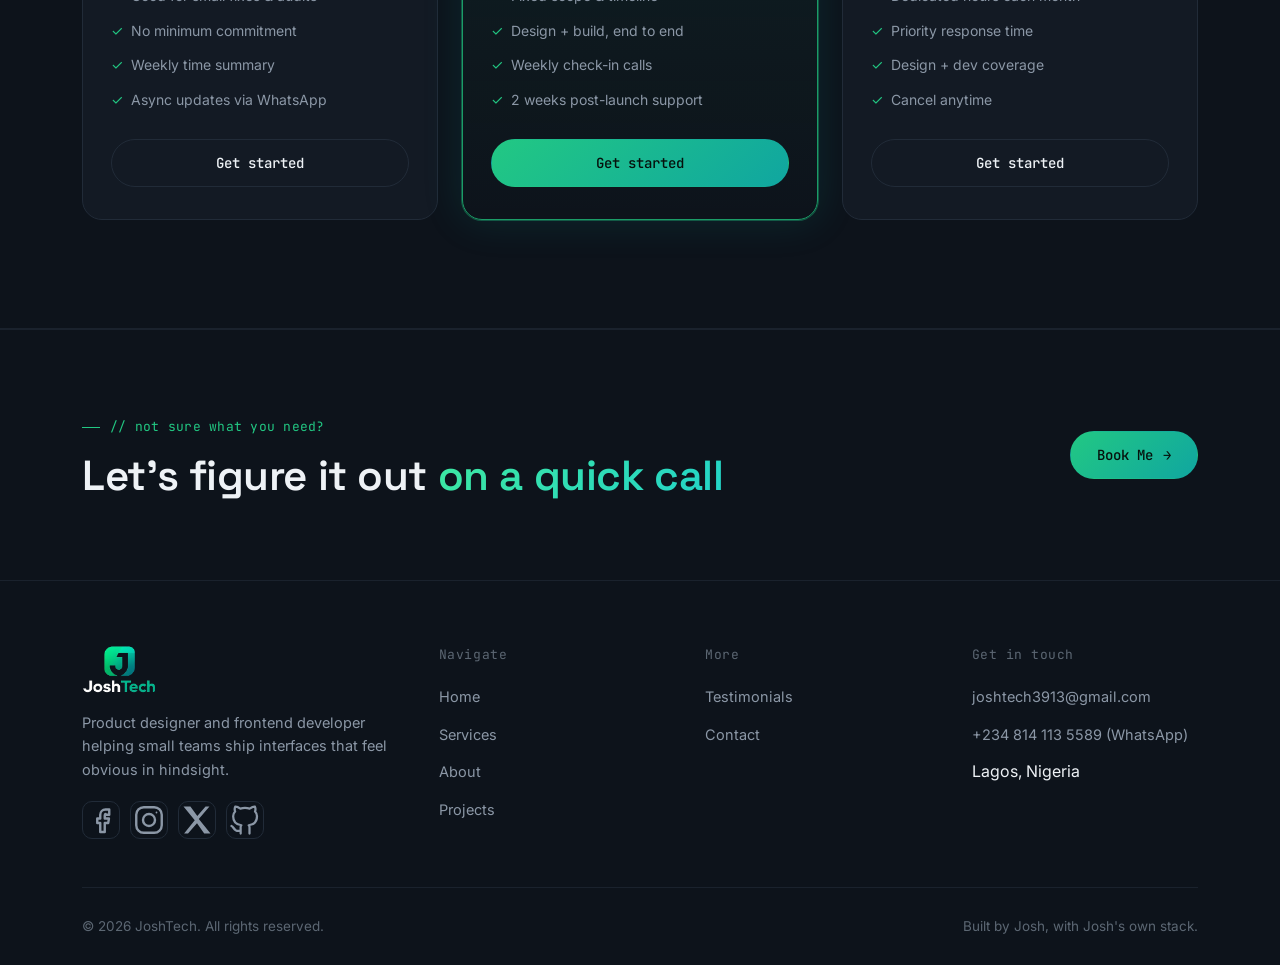
<file: services.html>
<!DOCTYPE html>
<html lang="en">
<head>
<meta charset="UTF-8">
<meta name="viewport" content="width=device-width, initial-scale=1.0">
<title>Services — JoshTech</title>
<meta name="description" content="Product design, frontend & mobile development, design systems, cloud, security and IT consulting — the full range of tech services JoshTech brings to your team, and what it costs.">
<link rel="icon" type="image/svg+xml" href="assets/favicon.svg">
<link rel="preconnect" href="https://fonts.googleapis.com">
<link href="https://fonts.googleapis.com/css2?family=Space+Grotesk:wght@500;600;700&family=Inter:wght@400;500;600;700&family=JetBrains+Mono:wght@400;500&display=swap" rel="stylesheet">
<link rel="stylesheet" href="css/style.css">
<link rel="stylesheet" href="css/services.css">
</head>
<body>

<!-- ============ NAV ============ -->
<header class="nav">
  <div class="container">
    <a href="index.html" class="brand">
      <img src="assets/logo.png" alt="JoshTech logo" class="brand-mark-img">
    </a>
    <nav class="nav-links" id="navLinks">
      <a href="index.html">Home</a>
      <a href="services.html" class="is-active">Services</a>
      <a href="about.html">About</a>
      <a href="projects.html">Projects</a>
      <!--<a href="blog.html">Blog</a>-->
      <a href="testimonials.html">Testimonials</a>
      <a href="contact.html">Contact</a>
    </nav>
    <div class="nav-cta">
      <button class="btn btn-primary" id="bookBtn" type="button">Book Me <span class="btn-arrow">→</span></button>
      <button class="nav-toggle" id="navToggle" aria-label="Toggle menu" aria-expanded="false">☰</button>
    </div>
  </div>
</header>

<!-- ============ PAGE HEADER ============ -->
<section class="page-header section-pad">
  <div class="container">
    <span class="eyebrow">// services</span>
    <h1 class="h2 page-title">What I can build <em>for your team</em></h1>
    <p class="lede">From a first wireframe to a shipped, maintainable product, here's where I usually plug in, and what each engagement covers.</p>
  </div>
</section>

<!-- ============ MARQUEE STRIP ============ -->
<div class="strip">
  <div class="strip-track">
    <span>Product Design</span>
    <span>Frontend Development</span>
    <span>Mobile Development</span>
    <span>Design Systems</span>
    <span>Cloud &amp; DevOps</span>
    <span>Cybersecurity</span>
    <span>IT Consulting</span>
    <span>API Architecture</span>
    <span>Product Design</span>
    <span>Frontend Development</span>
    <span>Mobile Development</span>
    <span>Design Systems</span>
    <span>Cloud &amp; DevOps</span>
    <span>Cybersecurity</span>
    <span>IT Consulting</span>
    <span>API Architecture</span>
  </div>
</div>

<!-- ============ SERVICES GRID ============ -->
<section class="section-pad">
  <div class="container">
    <div class="section-head">
      <span class="eyebrow">// how we can help</span>
      <h2 class="h2">All the ways to bring <em>JoshTech into a project</em></h2>
      <p class="lede">Most projects end up mixing two or three of these.</p>
    </div>

    <div class="services-columns">

      <div class="service-col">
        <span class="acc-num">01</span>
        <h3 class="service-col-title">Product &amp; UI Design</h3>
        <p>Turning a rough idea or a messy existing product into clear, component-based screens in Figma — ready to hand to any developer, not just me.</p>
        <div class="acc-tags">
          <span>User flows &amp; wireframes</span>
          <span>Hi-fi UI screens</span>
          <span>Prototyping</span>
          <span>Design handoff</span>
        </div>
      </div>

      <div class="service-col">
        <span class="acc-num">02</span>
        <h3 class="service-col-title">Frontend Development</h3>
        <p>Building the interface in React with clean, typed components, matching the design file closely and staying easy for another engineer to pick up later.</p>
        <div class="acc-tags">
          <span>React &amp; Next.js</span>
          <span>Responsive builds</span>
          <span>Component libraries</span>
          <span>Performance tuning</span>
        </div>
      </div>

      <div class="service-col">
        <span class="acc-num">03</span>
        <h3 class="service-col-title">Design Systems</h3>
        <p>Tokens, reusable components and short docs so your product looks consistent as more people start building on top of it.</p>
        <div class="acc-tags">
          <span>Design tokens</span>
          <span>Component libraries</span>
          <span>Documentation</span>
          <span>Figma ↔ code parity</span>
        </div>
      </div>

      <div class="service-col">
        <span class="acc-num">04</span>
        <h3 class="service-col-title">API Integration &amp; Backend Basics</h3>
        <p>Connecting the frontend to real data — REST or GraphQL APIs, auth flows, and lightweight Node services when a project needs one.</p>
        <div class="acc-tags">
          <span>REST &amp; GraphQL</span>
          <span>Auth flows</span>
          <span>Node.js services</span>
          <span>Third-party integrations</span>
        </div>
      </div>

      <div class="service-col">
        <span class="acc-num">05</span>
        <h3 class="service-col-title">Website Design</h3>
        <p>Marketing sites, landing pages and portfolios, fast-loading, easy to update, and built to actually convert visitors.</p>
        <div class="acc-tags">
          <span>Landing pages</span>
          <span>SEO basics</span>
          <span>CMS-friendly builds</span>
          <span>Mobile-first</span>
        </div>
      </div>

      <div class="service-col">
        <span class="acc-num">06</span>
        <h3 class="service-col-title">Mobile App Development</h3>
        <p>Native-feel apps for iOS and Android built from one React Native codebase, so you ship to both stores without doubling the work.</p>
        <div class="acc-tags">
          <span>React Native</span>
          <span>Cross-platform</span>
          <span>App Store deploys</span>
          <span>Push notifications</span>
        </div>
      </div>

      <div class="service-col">
        <span class="acc-num">07</span>
        <h3 class="service-col-title">Cloud &amp; DevOps</h3>
        <p>Getting an app onto infrastructure that scales without surprises, CI/CD pipelines, containerization, and hosting set up properly from day one.</p>
        <div class="acc-tags">
          <span>CI/CD pipelines</span>
          <span>Docker</span>
          <span>AWS / Vercel</span>
          <span>Monitoring &amp; backups</span>
        </div>
      </div>

      <div class="service-col">
        <span class="acc-num">08</span>
        <h3 class="service-col-title">Cybersecurity Basics</h3>
        <p>Practical hardening for a growing product, secure auth, sane data handling, and a review of the fundamentals most teams skip under deadline.</p>
        <div class="acc-tags">
          <span>Auth &amp; access control</span>
          <span>Data protection</span>
          <span>Security audits</span>
          <span>Best-practice reviews</span>
        </div>
      </div>

      <div class="service-col">
        <span class="acc-num">09</span>
        <h3 class="service-col-title">IT Support &amp; Consulting</h3>
        <p>Ongoing technical support and straight-talk advice on tooling, stack choices, and where to spend a growing engineering budget.</p>
        <div class="acc-tags">
          <span>Tech audits</span>
          <span>Stack consulting</span>
          <span>Remote support</span>
          <span>Documentation</span>
        </div>
      </div>

      <div class="service-col">
        <span class="acc-num">10</span>
        <h3 class="service-col-title">Social Media Management</h3>
        <p>Keeping profiles active and on-brand, content calendars, post design and community replies so the account doesn't go quiet.</p>
        <div class="acc-tags">
          <span>Content calendars</span>
          <span>Post design</span>
          <span>Community management</span>
          <span>Analytics &amp; reporting</span>
        </div>
      </div>

      <div class="service-col">
        <span class="acc-num">11</span>
        <h3 class="service-col-title">AI Automation</h3>
        <p>Wiring up chatbots, workflow automations and AI-assisted tools that cut out the repetitive parts of the day-to-day.</p>
        <div class="acc-tags">
          <span>Chatbots</span>
          <span>Workflow automation</span>
          <span>AI integrations</span>
          <span>Process optimization</span>
        </div>
      </div>

      <div class="service-col">
        <span class="acc-num">12</span>
        <h3 class="service-col-title">Graphic Design</h3>
        <p>Logos, brand kits and marketing visuals that keep everything from a business card to a banner ad feeling like the same brand.</p>
        <div class="acc-tags">
          <span>Logo &amp; branding</span>
          <span>Marketing visuals</span>
          <span>Print &amp; digital assets</span>
          <span>Brand guidelines</span>
        </div>
      </div>

      <div class="service-col">
        <span class="acc-num">13</span>
        <h3 class="service-col-title">Video Editing</h3>
        <p>Turning raw footage into clean, on-brand videos for social, ads or product demos, cut, captioned and ready to publish.</p>
        <div class="acc-tags">
          <span>Social &amp; ad edits</span>
          <span>Captions &amp; subtitles</span>
          <span>Motion graphics</span>
          <span>Product demos</span>
        </div>
      </div>

      <div class="service-col">
        <span class="acc-num">14</span>
        <h3 class="service-col-title">Email Marketing</h3>
        <p>Newsletter setup, campaign design and automated sequences that keep an audience warm without you writing every email by hand.</p>
        <div class="acc-tags">
          <span>Campaign design</span>
          <span>Automated sequences</span>
          <span>List management</span>
          <span>A/B testing</span>
        </div>
      </div>

      <div class="service-col">
        <span class="acc-num">15</span>
        <h3 class="service-col-title">SEO</h3>
        <p>Getting a site found, technical fixes, on-page optimization and content structure aimed at ranking for the searches that matter.</p>
        <div class="acc-tags">
          <span>Technical SEO</span>
          <span>On-page optimization</span>
          <span>Keyword strategy</span>
          <span>Site audits</span>
        </div>
      </div>

    </div>

    <div class="services-more">
      <button type="button" class="btn btn-primary js-open-book">Book a consultation <span class="btn-arrow">→</span></button>
    </div>
  </div>
</section>

<!-- ============ PRICING ============ -->
<section class="section-pad pricing-section">
  <div class="container">
    <div class="section-head center">
      <span class="eyebrow">// pricing</span>
      <h2 class="h2">Simple ways <em>to work together</em></h2>
      <p class="lede">Rough starting points, every quote gets tailored after a quick call about scope.</p>
    </div>

    <div class="pricing-grid">
      <div class="price-card">
        <span class="tag">Flexible</span>
        <h3 class="price-name">Hourly</h3>
        <div class="price-amount">$25<span>/ hr</span></div>
        <ul class="price-list">
          <li>Good for small fixes &amp; audits</li>
          <li>No minimum commitment</li>
          <li>Weekly time summary</li>
          <li>Async updates via WhatsApp</li>
        </ul>
        <button type="button" class="btn btn-ghost js-open-book price-btn" data-plan="Hourly — $25/hr">Get started</button>
      </div>

      <div class="price-card is-featured">
        <span class="tag">Most popular</span>
        <h3 class="price-name">Project-based</h3>
        <div class="price-amount">$800<span>+ / project</span></div>
        <ul class="price-list">
          <li>Fixed scope &amp; timeline</li>
          <li>Design + build, end to end</li>
          <li>Weekly check-in calls</li>
          <li>2 weeks post-launch support</li>
        </ul>
        <button type="button" class="btn btn-primary js-open-book price-btn" data-plan="Project-based — $800+/project">Get started</button>
      </div>

      <div class="price-card">
        <span class="tag">Ongoing</span>
        <h3 class="price-name">Monthly retainer</h3>
        <div class="price-amount">$1,600<span>/ mo</span></div>
        <ul class="price-list">
          <li>Dedicated hours each month</li>
          <li>Priority response time</li>
          <li>Design + dev coverage</li>
          <li>Cancel anytime</li>
        </ul>
        <button type="button" class="btn btn-ghost js-open-book price-btn" data-plan="Monthly retainer — $1,600/mo">Get started</button>
      </div>
    </div>
  </div>
</section>

<!-- ============ CTA BANNER ============ -->
<section class="cta-banner">
  <div class="container cta-inner">
    <div>
      <span class="eyebrow">// not sure what you need?</span>
      <h2 class="h2">Let's figure it out <em>on a quick call</em></h2>
    </div>
    <button type="button" class="btn btn-primary cta-btn js-open-book">Book Me <span class="btn-arrow">→</span></button>
  </div>
</section>

<!-- ============ FOOTER ============ -->
<footer class="footer">
  <div class="container">
    <div class="footer-top">
      <div class="footer-about">
        <a href="index.html" class="brand">
          <img src="assets/logo.png" alt="JoshTech logo" class="brand-mark-img">
        </a>
        <p>Product designer and frontend developer helping small teams ship interfaces that feel obvious in hindsight.</p>
        <div class="social-row">
          <a href="https://www.facebook.com/josh.tech3913" target="_blank" rel="noopener" aria-label="Facebook"><svg viewBox="0 0 24 24" fill="none" stroke="currentColor" stroke-width="1.6" stroke-linecap="round" stroke-linejoin="round"><path d="M15 8.5h2.5V5H15c-2 0-3.5 1.5-3.5 3.5V11H9.5v3H11.5v6h3v-6h2.3l.5-3H14.5V9c0-.5.4-1 .5-1z"/></svg></a>
          <a href="https://www.instagram.com/joshtech3913/" target="_blank" rel="noopener" aria-label="Instagram"><svg viewBox="0 0 24 24" fill="none" stroke="currentColor" stroke-width="1.6"><rect x="3.5" y="3.5" width="17" height="17" rx="5"/><circle cx="12" cy="12" r="4"/><circle cx="17" cy="7" r=".6" fill="currentColor" stroke="none"/></svg></a>
          <a href="https://x.com/JoshTech3913" target="_blank" rel="noopener" aria-label="X"><svg viewBox="0 0 24 24" fill="currentColor" stroke="none"><path d="M3 3l7.5 9.1L3.4 21h2.6l6-6.9 4.8 6.9H21l-7.8-9.6L20.3 3h-2.6l-5.5 6.3L7.6 3H3z"/></svg></a>
          <a href="https://github.com/Jmoney44" target="_blank" rel="noopener" aria-label="GitHub"><svg viewBox="0 0 24 24" fill="none" stroke="currentColor" stroke-width="1.5" stroke-linecap="round" stroke-linejoin="round"><path d="M9 19c-4.3 1.4-4.3-2.5-6-3m12 5v-3.5c0-1 .1-1.4-.5-2 2.8-.3 5.5-1.4 5.5-6a4.6 4.6 0 0 0-1.3-3.2 4.2 4.2 0 0 0-.1-3.2s-1.1-.3-3.5 1.3a12.3 12.3 0 0 0-6.2 0C6.6 2.8 5.5 3.1 5.5 3.1a4.2 4.2 0 0 0-.1 3.2A4.6 4.6 0 0 0 4.1 9.5c0 4.6 2.7 5.7 5.5 6-.6.6-.6 1.1-.5 2V21"/></svg></a>
        </div>
      </div>
      <div>
        <div class="footer-heading">Navigate</div>
        <ul class="footer-links">
          <li><a href="index.html">Home</a></li>
          <li><a href="services.html">Services</a></li>
          <li><a href="about.html">About</a></li>
          <li><a href="projects.html">Projects</a></li>
        </ul>
      </div>
      <div>
        <div class="footer-heading">More</div>
        <ul class="footer-links">
          <!--<li><a href="blog.html">Blog</a></li>-->
          <li><a href="testimonials.html">Testimonials</a></li>
          <li><a href="contact.html">Contact</a></li>
        </ul>
      </div>
      <div>
        <div class="footer-heading">Get in touch</div>
        <ul class="footer-links">
          <li><a href="mailto:joshtech3913@gmail.com">joshtech3913@gmail.com</a></li>
          <li><a href="https://wa.me/2348141135589" target="_blank" rel="noopener">+234 814 113 5589 (WhatsApp)</a></li>
          <li>Lagos, Nigeria</li>
        </ul>
      </div>
    </div>
    <div class="footer-bottom">
      <span>© 2026 JoshTech. All rights reserved.</span>
      <span>Built by Josh, with Josh's own stack.</span>
    </div>
  </div>
</footer>

<!-- ============ BOOK ME MODAL ============ -->
<div class="modal-overlay" id="bookOverlay">
  <div class="modal" role="dialog" aria-modal="true" aria-labelledby="bookTitle">
    <button class="modal-close" id="bookClose" aria-label="Close booking form">✕</button>
    <span class="eyebrow">// book a session</span>
    <h3 id="bookTitle" class="modal-title">Let's get your project moving</h3>
    <p class="modal-sub">Fill this in and it'll open WhatsApp with everything ready to send straight to me.</p>

    <form id="bookForm" class="book-form">
      <label id="bookPlanRow" class="plan-row" hidden>Plan / package
        <input type="text" name="plan" id="bookPlanInput" placeholder="e.g. Project-based">
      </label>
      <label>Full name
        <input type="text" name="name" required placeholder="Your name">
      </label>
      <label>Email
        <input type="email" name="email" required placeholder="you@email.com">
      </label>
      <label>WhatsApp / phone number
        <input type="tel" name="phone" required placeholder="e.g. 0803 123 4567">
      </label>
      <label>What do you need?
        <select name="service" required>
          <option value="" disabled selected>Choose a service</option>
          <option>Product & UI Design</option>
          <option>Frontend Development</option>
          <option>Design System</option>
          <option>Something else</option>
        </select>
      </label>
      <label>Project details
        <textarea name="message" rows="4" required placeholder="Tell me a bit about the project, timeline, budget..."></textarea>
      </label>
      <button type="submit" class="btn btn-primary book-submit">Send via WhatsApp <span class="btn-arrow">→</span></button>
    </form>
  </div>
</div>

<!-- ============ CHATBOT WIDGET ============ -->
<div class="chatbot" id="chatbot">
  <div class="chat-panel" id="chatPanel">
    <div class="chat-head">
      <img src="assets/logo.png" alt="JoshTech logo" class="brand-mark-img small">
      <div>
        <strong>JoshTech Assistant</strong>
        <span>Usually replies instantly</span>
      </div>
      <button id="chatClose" aria-label="Close chat">✕</button>
    </div>
    <div class="chat-messages" id="chatMessages">
      <div class="msg msg-bot">Hey 👋 I'm Josh's assistant. Ask me about services, projects, pricing, or how to book a session.</div>
    </div>
    <div class="chat-quick" id="chatQuick">
      <button data-q="services">Services</button>
      <button data-q="pricing">Pricing</button>
      <button data-q="book">Book a call</button>
      <button data-q="contact">Contact info</button>
    </div>
    <form class="chat-input-row" id="chatForm">
      <input type="text" id="chatInput" placeholder="Type a message..." autocomplete="off">
      <button type="submit" aria-label="Send">→</button>
    </form>
  </div>
  <button class="chat-fab" id="chatToggle" aria-label="Open chat">
    <svg viewBox="0 0 24 24" fill="none" stroke="currentColor" stroke-width="1.7" stroke-linecap="round" stroke-linejoin="round"><path d="M21 12c0 4.4-4 8-9 8-1.2 0-2.4-.2-3.4-.6L3 21l1.6-4.8C3.6 15 3 13.6 3 12c0-4.4 4-8 9-8s9 3.6 9 8z"/></svg>
  </button>
</div>

<script src="js/main.js"></script>
</body>
</html>
</file>
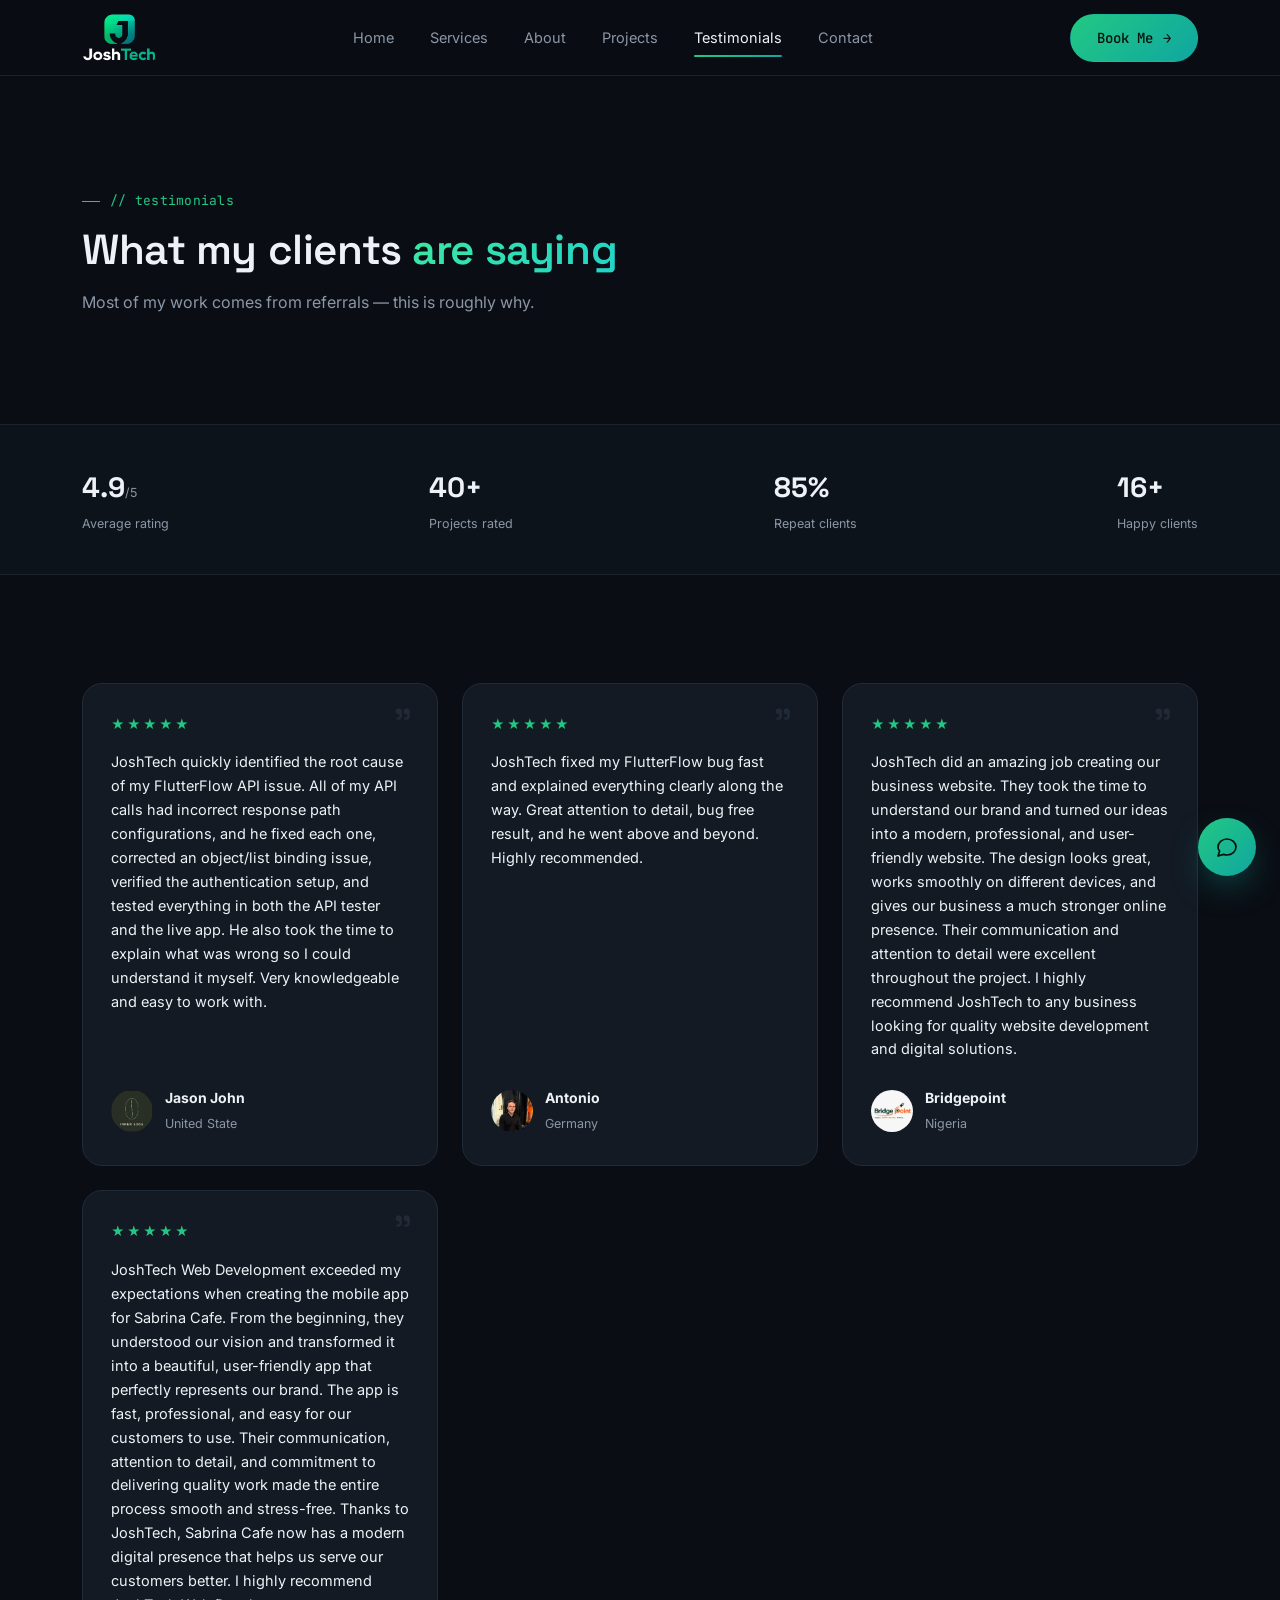
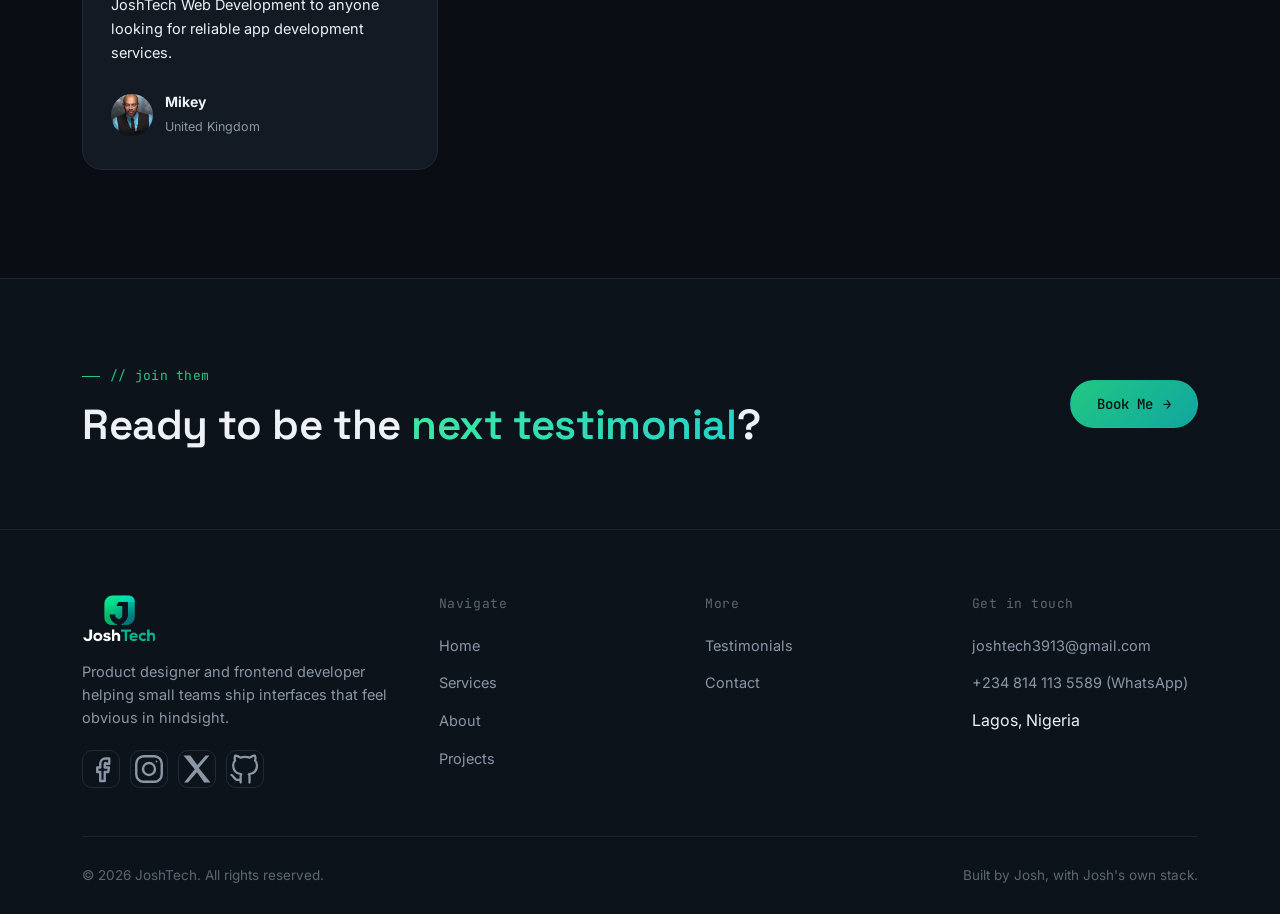
<file: testimonials.html>
<!DOCTYPE html>
<html lang="en">
<head>
<meta charset="UTF-8">
<meta name="viewport" content="width=device-width, initial-scale=1.0">
<title>Testimonials — JoshTech</title>
<meta name="description" content="What clients say about working with Josh — product design and frontend development, delivered.">
<link rel="icon" type="image/svg+xml" href="assets/favicon.svg">
<link rel="preconnect" href="https://fonts.googleapis.com">
<link href="https://fonts.googleapis.com/css2?family=Space+Grotesk:wght@500;600;700&family=Inter:wght@400;500;600;700&family=JetBrains+Mono:wght@400;500&display=swap" rel="stylesheet">
<link rel="stylesheet" href="css/style.css">
<link rel="stylesheet" href="css/testimonials.css">
</head>
<body>

<!-- ============ NAV ============ -->
<header class="nav">
  <div class="container">
    <a href="index.html" class="brand">
      <img src="assets/logo.png" alt="JoshTech logo" class="brand-mark-img">
    </a>
    <nav class="nav-links" id="navLinks">
      <a href="index.html">Home</a>
      <a href="services.html">Services</a>
      <a href="about.html">About</a>
      <a href="projects.html">Projects</a>
      <!--<a href="blog.html">Blog</a>-->
      <a href="testimonials.html" class="is-active">Testimonials</a>
      <a href="contact.html">Contact</a>
    </nav>
    <div class="nav-cta">
      <button class="btn btn-primary" id="bookBtn" type="button">Book Me <span class="btn-arrow">→</span></button>
      <button class="nav-toggle" id="navToggle" aria-label="Toggle menu" aria-expanded="false">☰</button>
    </div>
  </div>
</header>

<!-- ============ PAGE HEADER ============ -->
<section class="page-header section-pad">
  <div class="container">
    <span class="eyebrow">// testimonials</span>
    <h1 class="h2 page-title">What my clients <em>are saying</em></h1>
    <p class="lede">Most of my work comes from referrals — this is roughly why.</p>
  </div>
</section>

<!-- ============ STATS STRIP ============ -->
<section class="testi-stats-section">
  <div class="container testi-stats-row">
    <div><strong>4.9<span class="stat-of">/5</span></strong><span>Average rating</span></div>
    <div><strong>40+</strong><span>Projects rated</span></div>
    <div><strong>85%</strong><span>Repeat clients</span></div>
    <div><strong>16+</strong><span>Happy clients</span></div>
  </div>
</section>

<!-- ============ TESTIMONIALS GRID ============ -->
<section class="section-pad">
  <div class="container">

    <div class="testi-grid">

      <article class="testi-card">
        <div class="testi-quote-mark">"</div>
        <div class="stars" aria-label="5 out of 5 stars">★★★★★</div>
        <p class="testi-quote">JoshTech quickly identified the root cause of my FlutterFlow API issue. All of my API calls had incorrect response path configurations, and he fixed each one, corrected an object/list binding issue, verified the authentication setup, and tested everything in both the API tester and the live app. He also took the time to explain what was wrong so I could understand it myself. Very knowledgeable and easy to work with.</p>
        <div class="testi-author">
          <img src="assets/testimonial/Jason.png" alt="Jason John" class="avatar">
          <div>
            <strong>Jason John</strong>
            <span>United State</span>
          </div>
        </div>
      </article>

      <article class="testi-card">
        <div class="testi-quote-mark">"</div>
        <div class="stars" aria-label="5 out of 5 stars">★★★★★</div>
        <p class="testi-quote">JoshTech fixed my FlutterFlow bug fast and explained everything clearly along the way. Great attention to detail, bug free result, and he went above and beyond. Highly recommended.</p>
        <div class="testi-author">
          <img src="assets/testimonial/Antonio.png" alt="Antonio" class="avatar">
          <div>
            <strong>Antonio</strong>
            <span>Germany</span>
          </div>
        </div>
      </article>

      <article class="testi-card">
        <div class="testi-quote-mark">"</div>
        <div class="stars" aria-label="5 out of 5 stars">★★★★★</div>
        <p class="testi-quote">JoshTech did an amazing job creating our business website. They took the time to understand our brand and turned our ideas into a modern, professional, and user-friendly website. The design looks great, works smoothly on different devices, and gives our business a much stronger online presence. Their communication and attention to detail were excellent throughout the project. I highly recommend JoshTech to any business looking for quality website development and digital solutions.</p>
        <div class="testi-author">
          <img src="assets/testimonial/Bridgepoint.jpeg" alt="Bridgepoint" class="avatar">
          <div>
            <strong>Bridgepoint</strong>
            <span>Nigeria</span>
          </div>
        </div>
      </article>

      <article class="testi-card">
        <div class="testi-quote-mark">"</div>
        <div class="stars" aria-label="5 out of 5 stars">★★★★★</div>
        <p class="testi-quote">JoshTech Web Development exceeded my expectations when creating the mobile app for Sabrina Cafe. From the beginning, they understood our vision and transformed it into a beautiful, user-friendly app that perfectly represents our brand.

The app is fast, professional, and easy for our customers to use. Their communication, attention to detail, and commitment to delivering quality work made the entire process smooth and stress-free.

Thanks to JoshTech, Sabrina Cafe now has a modern digital presence that helps us serve our customers better. I highly recommend JoshTech Web Development to anyone looking for reliable app development services.</p>
        <div class="testi-author">
          <img src="assets/testimonial/Mikey.png" alt="Mikey" class="avatar">
          <div>
            <strong>Mikey</strong>
            <span>United Kingdom</span>
          </div>
        </div>
      </article>

    </div>
  </div>
</section>

<!-- ============ CTA BANNER ============ -->
<section class="cta-banner">
  <div class="container cta-inner">
    <div>
      <span class="eyebrow">// join them</span>
      <h2 class="h2">Ready to be the <em>next testimonial</em>?</h2>
    </div>
    <button type="button" class="btn btn-primary js-open-book">Book Me <span class="btn-arrow">→</span></button>
  </div>
</section>

<!-- ============ FOOTER ============ -->
<footer class="footer">
  <div class="container">
    <div class="footer-top">
      <div class="footer-about">
        <a href="index.html" class="brand">
          <img src="assets/logo.png" alt="JoshTech logo" class="brand-mark-img">
        </a>
        <p>Product designer and frontend developer helping small teams ship interfaces that feel obvious in hindsight.</p>
        <div class="social-row">
          <a href="https://www.facebook.com/josh.tech3913" target="_blank" rel="noopener" aria-label="Facebook"><svg viewBox="0 0 24 24" fill="none" stroke="currentColor" stroke-width="1.6" stroke-linecap="round" stroke-linejoin="round"><path d="M15 8.5h2.5V5H15c-2 0-3.5 1.5-3.5 3.5V11H9.5v3H11.5v6h3v-6h2.3l.5-3H14.5V9c0-.5.4-1 .5-1z"/></svg></a>
          <a href="https://www.instagram.com/joshtech3913/" target="_blank" rel="noopener" aria-label="Instagram"><svg viewBox="0 0 24 24" fill="none" stroke="currentColor" stroke-width="1.6"><rect x="3.5" y="3.5" width="17" height="17" rx="5"/><circle cx="12" cy="12" r="4"/><circle cx="17" cy="7" r=".6" fill="currentColor" stroke="none"/></svg></a>
          <a href="https://x.com/JoshTech3913" target="_blank" rel="noopener" aria-label="X"><svg viewBox="0 0 24 24" fill="currentColor" stroke="none"><path d="M3 3l7.5 9.1L3.4 21h2.6l6-6.9 4.8 6.9H21l-7.8-9.6L20.3 3h-2.6l-5.5 6.3L7.6 3H3z"/></svg></a>
          <a href="https://github.com/Jmoney44" target="_blank" rel="noopener" aria-label="GitHub"><svg viewBox="0 0 24 24" fill="none" stroke="currentColor" stroke-width="1.5" stroke-linecap="round" stroke-linejoin="round"><path d="M9 19c-4.3 1.4-4.3-2.5-6-3m12 5v-3.5c0-1 .1-1.4-.5-2 2.8-.3 5.5-1.4 5.5-6a4.6 4.6 0 0 0-1.3-3.2 4.2 4.2 0 0 0-.1-3.2s-1.1-.3-3.5 1.3a12.3 12.3 0 0 0-6.2 0C6.6 2.8 5.5 3.1 5.5 3.1a4.2 4.2 0 0 0-.1 3.2A4.6 4.6 0 0 0 4.1 9.5c0 4.6 2.7 5.7 5.5 6-.6.6-.6 1.1-.5 2V21"/></svg></a>
        </div>
      </div>
      <div>
        <div class="footer-heading">Navigate</div>
        <ul class="footer-links">
          <li><a href="index.html">Home</a></li>
          <li><a href="services.html">Services</a></li>
          <li><a href="about.html">About</a></li>
          <li><a href="projects.html">Projects</a></li>
        </ul>
      </div>
      <div>
        <div class="footer-heading">More</div>
        <ul class="footer-links">
          <!--<li><a href="blog.html">Blog</a></li>-->
          <li><a href="testimonials.html">Testimonials</a></li>
          <li><a href="contact.html">Contact</a></li>
        </ul>
      </div>
      <div>
        <div class="footer-heading">Get in touch</div>
        <ul class="footer-links">
          <li><a href="mailto:joshtech3913@gmail.com">joshtech3913@gmail.com</a></li>
          <li><a href="https://wa.me/2348141135589" target="_blank" rel="noopener">+234 814 113 5589 (WhatsApp)</a></li>
          <li>Lagos, Nigeria</li>
        </ul>
      </div>
    </div>
    <div class="footer-bottom">
      <span>© 2026 JoshTech. All rights reserved.</span>
      <span>Built by Josh, with Josh's own stack.</span>
    </div>
  </div>
</footer>

<!-- ============ BOOK ME MODAL ============ -->
<div class="modal-overlay" id="bookOverlay">
  <div class="modal" role="dialog" aria-modal="true" aria-labelledby="bookTitle">
    <button class="modal-close" id="bookClose" aria-label="Close booking form">✕</button>
    <span class="eyebrow">// book a session</span>
    <h3 id="bookTitle" class="modal-title">Let's get your project moving</h3>
    <p class="modal-sub">Fill this in and it'll open WhatsApp with everything ready to send straight to me.</p>

    <form id="bookForm" class="book-form">
      <label>Full name
        <input type="text" name="name" required placeholder="Your name">
      </label>
      <label>Email
        <input type="email" name="email" required placeholder="you@email.com">
      </label>
      <label>WhatsApp / phone number
        <input type="tel" name="phone" required placeholder="e.g. 0803 123 4567">
      </label>
      <label>What do you need?
        <select name="service" required>
          <option value="" disabled selected>Choose a service</option>
          <option>Product & UI Design</option>
          <option>Frontend Development</option>
          <option>Design System</option>
          <option>Something else</option>
        </select>
      </label>
      <label>Project details
        <textarea name="message" rows="4" required placeholder="Tell me a bit about the project, timeline, budget..."></textarea>
      </label>
      <button type="submit" class="btn btn-primary book-submit">Send via WhatsApp <span class="btn-arrow">→</span></button>
    </form>
  </div>
</div>

<!-- ============ CHATBOT WIDGET ============ -->
<div class="chatbot" id="chatbot">
  <div class="chat-panel" id="chatPanel">
    <div class="chat-head">
      <img src="assets/logo.png" alt="JoshTech logo" class="brand-mark-img small">
      <div>
        <strong>JoshTech Assistant</strong>
        <span>Usually replies instantly</span>
      </div>
      <button id="chatClose" aria-label="Close chat">✕</button>
    </div>
    <div class="chat-messages" id="chatMessages">
      <div class="msg msg-bot">Hey 👋 I'm Josh's assistant. Ask me about services, projects, pricing, or how to book a session.</div>
    </div>
    <div class="chat-quick" id="chatQuick">
      <button data-q="services">Services</button>
      <button data-q="pricing">Pricing</button>
      <button data-q="book">Book a call</button>
      <button data-q="contact">Contact info</button>
    </div>
    <form class="chat-input-row" id="chatForm">
      <input type="text" id="chatInput" placeholder="Type a message..." autocomplete="off">
      <button type="submit" aria-label="Send">→</button>
    </form>
  </div>
  <button class="chat-fab" id="chatToggle" aria-label="Open chat">
    <svg viewBox="0 0 24 24" fill="none" stroke="currentColor" stroke-width="1.7" stroke-linecap="round" stroke-linejoin="round"><path d="M21 12c0 4.4-4 8-9 8-1.2 0-2.4-.2-3.4-.6L3 21l1.6-4.8C3.6 15 3 13.6 3 12c0-4.4 4-8 9-8s9 3.6 9 8z"/></svg>
  </button>
</div>

<script src="js/main.js"></script>
</body>
</html>
</file>
<file: css/style.css>
/* ==========================================================================
   JoshTech — Portfolio Stylesheet
   Design language: dark tech canvas, emerald→teal signal, terminal-style
   labels ("// about", "$ services") echoing the JoshTech mark.
   ========================================================================== */

/* ---- Tokens -------------------------------------------------------------*/
:root{
  /* surfaces */
  --bg:            #0A0E14;
  --bg-alt:        #0D131B;
  --surface:       #131A24;
  --surface-2:     #171F2A;
  --border:        #212B38;
  --border-soft:   #1A222D;

  /* text */
  --text:          #EEF2F6;
  --text-muted:    #8B97A6;
  --text-faint:    #5C6773;

  /* brand */
  --green:         #22C883;
  --teal:          #10A6A0;
  --green-dim:     #1B9C67;
  --gradient:      linear-gradient(135deg, #22C883 0%, #10A6A0 100%);
  --gradient-text: linear-gradient(135deg, #3EE8A0 0%, #22D3C9 100%);
  --gradient-soft: linear-gradient(135deg, rgba(34,200,131,.14) 0%, rgba(16,166,160,.14) 100%);
  --glow:          0 0 0 1px rgba(34,200,131,.35), 0 0 40px rgba(16,166,160,.15);

  /* type */
  --f-display: "Space Grotesk", "Inter", sans-serif;
  --f-body:    "Inter", sans-serif;
  --f-mono:    "JetBrains Mono", monospace;

  /* layout */
  --container: 1180px;
  --radius-lg: 20px;
  --radius-md: 14px;
  --radius-sm: 8px;
  --nav-h: 76px;
}

/* ---- Reset ----------------------------------------------------------- */
*, *::before, *::after{ box-sizing: border-box; }
html{ scroll-behavior: smooth; }
body{
  margin: 0;
  background: var(--bg);
  color: var(--text);
  font-family: var(--f-body);
  font-size: 16px;
  line-height: 1.6;
  -webkit-font-smoothing: antialiased;
}
img{ max-width: 100%; display: block; }
a{ color: inherit; text-decoration: none; }
ul{ margin: 0; padding: 0; list-style: none; }
h1,h2,h3,h4,p,figure{ margin: 0; }
button{ font-family: inherit; cursor: pointer; }
input, textarea, select{ font-family: inherit; }

/* visible keyboard focus */
a:focus-visible, button:focus-visible, input:focus-visible, textarea:focus-visible{
  outline: 2px solid var(--green);
  outline-offset: 3px;
}

@media (prefers-reduced-motion: reduce){
  *{ animation-duration: .001ms !important; animation-iteration-count: 1 !important; transition-duration: .001ms !important; scroll-behavior: auto !important; }
}

/* ---- Layout helpers ---------------------------------------------------*/
.container{
  width: 100%;
  max-width: var(--container);
  margin: 0 auto;
  padding: 0 32px;
}
section{ position: relative; }
.section-pad{ padding: 108px 0; }
@media (max-width: 720px){ .section-pad{ padding: 72px 0; } }

.eyebrow{
  display: inline-flex;
  align-items: center;
  gap: 10px;
  font-family: var(--f-mono);
  font-size: 13px;
  letter-spacing: .02em;
  color: var(--green);
  margin-bottom: 14px;
}
.eyebrow::before{
  content: "";
  width: 18px; height: 1px;
  background: var(--green);
  display: inline-block;
}

.h2{
  font-family: var(--f-display);
  font-weight: 600;
  font-size: clamp(28px, 3.6vw, 42px);
  line-height: 1.15;
  letter-spacing: -.01em;
}
.h2 em, .grad-text{
  font-style: normal;
  background: var(--gradient-text);
  -webkit-background-clip: text;
  background-clip: text;
  color: transparent;
}
.lede{
  color: var(--text-muted);
  max-width: 560px;
  margin-top: 16px;
  font-size: 16px;
}
.section-head{ margin-bottom: 56px; }
.section-head.center{ text-align: center; margin-left: auto; margin-right: auto; }
.section-head.center .lede{ margin-left: auto; margin-right: auto; }

/* ---- Buttons -----------------------------------------------------------*/
.btn{
  display: inline-flex;
  align-items: center;
  gap: 10px;
  padding: 14px 26px;
  border-radius: 100px;
  font-family: var(--f-mono);
  font-size: 14px;
  font-weight: 500;
  border: 1px solid transparent;
  transition: transform .18s ease, box-shadow .18s ease, background .18s ease, border-color .18s ease;
  white-space: nowrap;
}
.btn-primary{
  background: var(--gradient);
  color: #06110C;
}
.btn-primary:hover{ box-shadow: var(--glow); transform: translateY(-1px); }
.btn-ghost{
  background: transparent;
  color: var(--text);
  border-color: var(--border);
}
.btn-ghost:hover{ border-color: var(--green); color: var(--green); }
.btn-arrow{ transition: transform .18s ease; }
.btn:hover .btn-arrow{ transform: translateX(3px); }

/* ---- Nav ---------------------------------------------------------------*/
.nav{
  position: sticky;
  top: 0;
  z-index: 100;
  height: var(--nav-h);
  display: flex;
  align-items: center;
  background: rgba(10,14,20,.78);
  backdrop-filter: blur(10px);
  border-bottom: 1px solid var(--border-soft);
}
.nav .container{ display: flex; align-items: center; justify-content: space-between; }
.brand{ display: flex; align-items: center; gap: 10px; font-family: var(--f-display); font-weight: 600; font-size: 19px; }
.brand-mark{
  width: 34px; height: 34px;
  border-radius: 10px;
  background: var(--gradient);
  display: grid; place-items: center;
  color: #06110C;
  font-family: var(--f-display);
  font-weight: 700;
}
.brand-tech{ color: var(--green); }

.nav-links{ display: flex; align-items: center; gap: 36px; }
.nav-links a{
  font-size: 14.5px;
  color: var(--text-muted);
  position: relative;
  padding: 6px 0;
  transition: color .15s ease;
}
.nav-links a:hover{ color: var(--text); }
.nav-links a.is-active{ color: var(--text); }
.nav-links a.is-active::after{
  content: "";
  position: absolute; left: 0; right: 0; bottom: -2px;
  height: 2px; background: var(--gradient); border-radius: 2px;
}
.nav-cta{ display: flex; align-items: center; gap: 18px; }
.brand-mark-img{
  width: auto; height: 50px;
  border-radius: 10px;
  object-fit: cover;
  display: block;
  flex-shrink: 0;
}
.brand-mark-img.small{ width: 30px; height: 30px; border-radius: 8px; }

.nav-toggle{
  display: none;
  width: 40px; height: 40px;
  border-radius: 10px;
  border: 1px solid var(--border);
  background: transparent;
  color: var(--text);
  align-items: center; justify-content: center;
}

@media (max-width: 920px){
  .nav-links{
    position: fixed; inset: var(--nav-h) 16px auto 16px;
    flex-direction: column; align-items: flex-start; gap: 4px;
    background: var(--surface);
    border: 1px solid var(--border);
    border-radius: var(--radius-md);
    padding: 10px;
    transform: translateY(-12px);
    opacity: 0; visibility: hidden;
    transition: opacity .2s ease, transform .2s ease, visibility .2s;
  }
  .nav-links.is-open{ opacity: 1; visibility: visible; transform: translateY(0); }
  .nav-links a{ width: 100%; padding: 12px 10px; border-radius: 8px; }
  .nav-links a:hover{ background: var(--surface-2); }
  .nav-toggle{ display: inline-flex; }
}

/* ---- Marquee strip -------------------------------------------------------*/
.strip{
  border-top: 1px solid var(--border-soft);
  border-bottom: 1px solid var(--border-soft);
  background: var(--bg-alt);
  overflow: hidden;
  padding: 20px 0;
}
.strip-track{
  display: flex;
  gap: 48px;
  width: max-content;
  animation: scroll-strip 28s linear infinite;
}
.strip-track span{
  font-family: var(--f-mono);
  font-size: 13.5px;
  color: var(--text-faint);
  letter-spacing: .03em;
  display: flex;
  align-items: center;
  gap: 48px;
  white-space: nowrap;
}
.strip-track span::after{ content: "◆"; color: var(--green-dim); margin-left: 48px; font-size: 10px; }
@keyframes scroll-strip{ from{ transform: translateX(0); } to{ transform: translateX(-50%); } }

/* ---- Cards ---------------------------------------------------------------*/
.card{
  background: var(--surface);
  border: 1px solid var(--border);
  border-radius: var(--radius-lg);
  padding: 32px;
  transition: border-color .2s ease, transform .2s ease;
}
.card:hover{ border-color: var(--green-dim); transform: translateY(-3px); }

/* corner-tick: echoes the cut notch on the logo mark */
.corner-tick{ position: relative; }
.corner-tick::before{
  content: "";
  position: absolute; top: 0; right: 0;
  width: 22px; height: 22px;
  background: var(--gradient);
  border-radius: 0 var(--radius-lg) 0 var(--radius-md);
  opacity: .9;
}

/* ---- Footer ---------------------------------------------------------------*/
.footer{
  border-top: 1px solid var(--border-soft);
  padding: 64px 0 28px;
  background: var(--bg-alt);
}
.footer-top{
  display: grid;
  grid-template-columns: 1.4fr 1fr 1fr 1fr;
  gap: 40px;
  padding-bottom: 48px;
}
.footer-about p{ color: var(--text-muted); margin-top: 16px; max-width: 320px; font-size: 14.5px; }
.footer-heading{ font-family: var(--f-mono); font-size: 13px; color: var(--text-faint); letter-spacing: .04em; margin-bottom: 18px; }
.footer-links li{ margin-bottom: 12px; }
.footer-links a{ color: var(--text-muted); font-size: 14.5px; transition: color .15s ease; }
.footer-links a:hover{ color: var(--green); }
.social-row{ display: flex; gap: 10px; margin-top: 20px; }
.social-row a{
  width: 38px; height: 38px;
  border: 1px solid var(--border);
  border-radius: 10px;
  display: grid; place-items: center;
  color: var(--text-muted);
  transition: all .15s ease;
}
.social-row a:hover{ border-color: var(--green); color: var(--green); }
.footer-bottom{
  display: flex; justify-content: space-between; align-items: center;
  padding-top: 28px; border-top: 1px solid var(--border-soft);
  font-size: 13.5px; color: var(--text-faint);
}
@media (max-width: 860px){
  .footer-top{ grid-template-columns: 1fr 1fr; }
  .footer-bottom{ flex-direction: column; gap: 10px; text-align: center; }
}
@media (max-width: 560px){
  .footer-top{ grid-template-columns: 1fr; }
}

/* ---- Utilities ---------------------------------------------------------*/
.tag{
  display: inline-flex; align-items: center; gap: 8px;
  font-family: var(--f-mono); font-size: 12.5px; color: var(--green);
  border: 1px solid var(--border); border-radius: 100px; padding: 5px 12px;
  background: var(--gradient-soft);
}
.mono{ font-family: var(--f-mono); }

/* ==========================================================================
   CTA banner (used on every page)
   ========================================================================== */
.cta-banner{ padding: 80px 0; background: var(--bg-alt); border-top: 1px solid var(--border-soft); }
.cta-inner{ display: flex; align-items: center; justify-content: space-between; gap: 24px; flex-wrap: nowrap; }
.cta-inner > div{ flex: 1 1 auto; min-width: 0; }
.cta-inner .btn{ flex-shrink: 0; }
@media (max-width: 620px){
  .cta-inner{ flex-wrap: wrap; }
}

/* ==========================================================================
   Book Me modal
   ========================================================================== */
.modal-overlay{
  position: fixed; inset: 0;
  background: rgba(6,10,15,.72);
  backdrop-filter: blur(4px);
  display: flex; align-items: center; justify-content: center;
  padding: 24px;
  z-index: 300;
  opacity: 0; visibility: hidden;
  transition: opacity .2s ease, visibility .2s ease;
}
.modal-overlay.is-open{ opacity: 1; visibility: visible; }
.modal{
  position: relative;
  width: 100%; max-width: 480px;
  max-height: 88vh;
  overflow-y: auto;
  background: var(--surface);
  border: 1px solid var(--border);
  border-radius: var(--radius-lg);
  padding: 36px 32px 32px;
  transform: translateY(14px);
  transition: transform .2s ease;
}
.modal-overlay.is-open .modal{ transform: translateY(0); }
.modal-close{
  position: absolute; top: 18px; right: 18px;
  width: 34px; height: 34px;
  border-radius: 9px;
  border: 1px solid var(--border);
  background: transparent;
  color: var(--text-muted);
}
.modal-close:hover{ color: var(--green); border-color: var(--green); }
.modal-title{ font-family: var(--f-display); font-size: 24px; margin-top: 4px; }
.modal-sub{ color: var(--text-muted); font-size: 14px; margin-top: 10px; margin-bottom: 26px; }

.book-form{ display: flex; flex-direction: column; gap: 16px; }
.book-form label{ display: flex; flex-direction: column; gap: 8px; font-size: 13px; color: var(--text-muted); font-family: var(--f-mono); }
.book-form input, .book-form select, .book-form textarea{
  background: var(--bg);
  border: 1px solid var(--border);
  border-radius: var(--radius-sm);
  padding: 12px 14px;
  color: var(--text);
  font-size: 14.5px;
  font-family: var(--f-body);
  resize: vertical;
}
.book-form input:focus, .book-form select:focus, .book-form textarea:focus{
  outline: none; border-color: var(--green);
}
.book-submit{ justify-content: center; margin-top: 6px; }
.form-note{
  font-size: 12.5px; color: var(--green); margin-top: 14px; text-align: center;
  opacity: 0; transform: translateY(-4px);
  transition: opacity .25s ease, transform .25s ease;
  pointer-events: none;
}
.form-note.is-visible{ opacity: 1; transform: translateY(0); }

.plan-row input{
  border-color: var(--green-dim);
  background: var(--gradient-soft);
  color: var(--green);
  font-family: var(--f-mono);
  font-size: 13.5px;
}

@media (max-width: 520px){
  .modal{ padding: 28px 22px 24px; }
}

/* ==========================================================================
   Chatbot widget
   ========================================================================== */
.chatbot{ position: fixed; right: 24px; bottom: 24px; z-index: 280; }
.chat-fab{
  width: 58px; height: 58px;
  border-radius: 50%;
  background: var(--gradient);
  color: #06110C;
  border: none;
  display: grid; place-items: center;
  box-shadow: 0 14px 34px -10px rgba(16,166,160,.55);
  transition: transform .18s ease;
}
.chat-fab:hover{ transform: scale(1.06); }
.chat-fab svg{ width: 24px; height: 24px; }

.chat-panel{
  position: absolute;
  bottom: 74px; right: 0;
  width: 340px;
  max-width: calc(100vw - 48px);
  height: 460px;
  background: var(--surface);
  border: 1px solid var(--border);
  border-radius: var(--radius-lg);
  display: flex;
  flex-direction: column;
  overflow: hidden;
  box-shadow: 0 30px 80px -24px rgba(0,0,0,.65);
  opacity: 0; visibility: hidden; transform: translateY(12px);
  transition: opacity .18s ease, transform .18s ease, visibility .18s ease;
}
.chat-panel.is-open{ opacity: 1; visibility: visible; transform: translateY(0); }

.chat-head{
  display: flex; align-items: center; gap: 12px;
  padding: 16px 16px;
  border-bottom: 1px solid var(--border-soft);
  background: var(--surface-2);
}
.chat-head strong{ display: block; font-family: var(--f-display); font-size: 14.5px; }
.chat-head span{ font-size: 11.5px; color: var(--green); }
.chat-head button{
  margin-left: auto;
  width: 28px; height: 28px;
  border-radius: 8px;
  border: 1px solid var(--border);
  background: transparent;
  color: var(--text-muted);
}
.brand-mark.small{ width: 30px; height: 30px; font-size: 13px; border-radius: 8px; }

.chat-messages{
  flex: 1;
  overflow-y: auto;
  padding: 16px;
  display: flex; flex-direction: column; gap: 10px;
}
.msg{ font-size: 13.5px; line-height: 1.55; padding: 10px 13px; border-radius: 12px; max-width: 88%; }
.msg-bot{ background: var(--surface-2); border: 1px solid var(--border-soft); align-self: flex-start; border-bottom-left-radius: 4px; }
.msg-user{ background: var(--gradient-soft); border: 1px solid var(--border); align-self: flex-end; border-bottom-right-radius: 4px; color: var(--text); }

.chat-quick{ display: flex; flex-wrap: wrap; gap: 8px; padding: 0 16px 12px; }
.chat-quick button{
  font-family: var(--f-mono); font-size: 11.5px;
  border: 1px solid var(--border); border-radius: 100px;
  background: transparent; color: var(--text-muted);
  padding: 6px 12px;
}
.chat-quick button:hover{ border-color: var(--green); color: var(--green); }

.chat-input-row{ display: flex; gap: 8px; padding: 12px; border-top: 1px solid var(--border-soft); }
.chat-input-row input{
  flex: 1;
  background: var(--bg);
  border: 1px solid var(--border);
  border-radius: 10px;
  padding: 10px 12px;
  color: var(--text);
  font-size: 13.5px;
}
.chat-input-row input:focus{ outline: none; border-color: var(--green); }
.chat-input-row button{
  width: 38px; border-radius: 10px; border: none;
  background: var(--gradient); color: #06110C; font-size: 16px;
}

@media (max-width: 480px){
  .chatbot{ right: 14px; bottom: 14px; }
  .chat-panel{ width: calc(100vw - 28px); height: 62vh; }
}
</file>
<file: css/home.css>
/* ================= Hero ================= */
.hero{ padding-top: 88px; }
.hero-grid{
  display: grid;
  grid-template-columns: 1.05fr .95fr;
  gap: 56px;
  align-items: center;
}
.hero-title{
  font-family: var(--f-display);
  font-weight: 600;
  font-size: clamp(38px, 5vw, 58px);
  line-height: 1.08;
  letter-spacing: -.02em;
  margin-top: 6px;
}
.hero-stats{
  display: flex; gap: 36px;
  margin: 34px 0 30px;
}
.hero-stats div{ display: flex; flex-direction: column; gap: 4px; }
.hero-stats strong{ font-family: var(--f-display); font-size: 26px; }
.hero-stats span{ font-size: 13px; color: var(--text-muted); }
.hero-actions{ display: flex; gap: 14px; flex-wrap: wrap; }
.hero-social{ display: flex; align-items: center; gap: 16px; margin-top: 42px; }
.hero-social .mono{ font-size: 12.5px; color: var(--text-faint); }
.hero-social .social-row a{ width: 34px; height: 34px; font-size: 11px; font-family: var(--f-mono); }

/* code-window visual */
.hero-visual{ position: relative; }
.window{
  background: var(--surface);
  border: 1px solid var(--border);
  border-radius: var(--radius-lg);
  overflow: hidden;
  box-shadow: 0 30px 80px -30px rgba(0,0,0,.6);
}
.window-bar{
  display: flex; align-items: center; gap: 8px;
  padding: 14px 18px;
  border-bottom: 1px solid var(--border-soft);
  background: var(--surface-2);
}
.window-bar span{ width: 10px; height: 10px; border-radius: 50%; background: var(--border); }
.window-bar span:nth-child(1){ background: #E5605A; }
.window-bar span:nth-child(2){ background: #E5B25A; }
.window-bar span:nth-child(3){ background: #22C883; }
.window-bar em{ font-style: normal; margin-left: 10px; font-size: 12.5px; color: var(--text-faint); font-family: var(--f-mono); }
.window-body{
  padding: 28px 24px;
  font-size: 14.5px;
  line-height: 1.9;
  color: var(--text-muted);
}
.window-body .indent{ padding-left: 20px; }
.window-body .blank{ height: 10px; }
.tok-key{ color: #22C883; }
.tok-var{ color: #EEF2F6; }
.tok-attr{ color: #7DD8E8; }
.tok-str{ color: #E5B25A; }
.cursor-line{ height: 20px; }
.cursor{ color: var(--green); animation: blink 1s step-start infinite; }
@keyframes blink{ 50%{ opacity: 0; } }

.orbit-badge{
  position: absolute;
  bottom: -22px; left: -22px;
  background: var(--bg-alt);
  border: 1px solid var(--border);
  border-radius: var(--radius-md);
  padding: 14px 18px;
  display: flex; flex-direction: column;
  box-shadow: var(--glow);
}
.orbit-badge strong{ font-family: var(--f-display); font-size: 15px; color: var(--green); }
.orbit-badge span{ font-size: 12px; color: var(--text-muted); }

@media (max-width: 920px){
  .hero-grid{ grid-template-columns: 1fr; }
  .hero-visual{ order: -1; }
  .orbit-badge{ left: 12px; bottom: -18px; }
}
@media (max-width: 520px){
  .hero-stats{ gap: 22px; flex-wrap: wrap; }
}

/* ================= Services preview ================= */
.services-grid{
  display: grid;
  grid-template-columns: repeat(3, 1fr);
  gap: 24px;
}
.card-title{ font-family: var(--f-display); font-size: 19px; margin: 16px 0 10px; }
.card-text{ color: var(--text-muted); font-size: 14.5px; }
.services-more{ margin-top: 40px; text-align: center; }
@media (max-width: 860px){ .services-grid{ grid-template-columns: 1fr; } }

/* ================= About preview ================= */
.about-preview{ background: var(--bg-alt); border-top: 1px solid var(--border-soft); border-bottom: 1px solid var(--border-soft); }
.about-grid{ display: grid; grid-template-columns: .8fr 1.2fr; gap: 64px; align-items: center; }
.about-photo-frame{
  aspect-ratio: 1/1;
  border-radius: var(--radius-lg);
  overflow: hidden;
  border: 1px solid var(--border);
  background: var(--surface-2);
}
.about-photo{ width: 100%; height: 100%; object-fit: cover; display: block; }
.about-visual{ position: relative; }
.about-float{
  position: absolute; bottom: -18px; right: -18px;
  background: var(--surface);
  border: 1px solid var(--border);
  border-radius: var(--radius-md);
  padding: 14px 20px;
  display: flex; flex-direction: column;
}
.about-float strong{ font-family: var(--f-display); font-size: 20px; color: var(--green); }
.about-float span{ font-size: 12px; color: var(--text-muted); }
@media (max-width: 860px){ .about-grid{ grid-template-columns: 1fr; gap: 48px; } .about-photo-frame{ max-width: 320px; margin: 0 auto; } }

/* ================= Work grid ================= */
.work-grid{ display: grid; grid-template-columns: 1fr 1fr; gap: 24px; }
.work-card{ display: block; border-radius: var(--radius-lg); overflow: hidden; border: 1px solid var(--border); transition: border-color .2s ease, transform .2s ease; }
.work-card:hover{ border-color: var(--green-dim); transform: translateY(-3px); }
.work-thumb{ aspect-ratio: 16/10; overflow: hidden; background: var(--surface-2); }
.work-thumb img{ width: 100%; height: 100%; object-fit: cover; display: block; transition: transform .3s ease; }
.work-card:hover .work-thumb img{ transform: scale(1.04); }
.work-meta{ padding: 20px 22px; }
.work-meta h3{ font-family: var(--f-display); font-size: 17px; margin-bottom: 6px; }
.work-meta span{ font-size: 13px; color: var(--text-muted); }
@media (max-width: 720px){ .work-grid{ grid-template-columns: 1fr; } }

/* ================= CTA banner ================= */
.cta-banner{ padding: 80px 0; background: var(--bg-alt); border-top: 1px solid var(--border-soft); }
.cta-inner{ display: flex; align-items: center; justify-content: space-between; gap: 24px; flex-wrap: wrap; }
</file>
<file: css/blog.css>
/* Filter tabs reuse the same visual language as projects.css but this page
   is not guaranteed to load projects.css, so the rules are duplicated here. */
.filter-row{ display: flex; gap: 10px; margin-bottom: 44px; flex-wrap: wrap; }
.filter-btn{
  font-family: var(--f-mono); font-size: 13px;
  border: 1px solid var(--border); border-radius: 100px;
  background: transparent; color: var(--text-muted);
  padding: 10px 20px;
  transition: all .15s ease;
}
.filter-btn:hover{ border-color: var(--green-dim); color: var(--text); }
.filter-btn.is-active{ background: var(--gradient); color: #06110C; border-color: transparent; }

/* ================= Blog grid ================= */
.blog-grid{ display: grid; grid-template-columns: repeat(3, 1fr); gap: 26px; }
.blog-card{
  border: 1px solid var(--border);
  border-radius: var(--radius-lg);
  overflow: hidden;
  background: var(--surface);
  transition: border-color .2s ease, transform .2s ease;
}
.blog-card:hover{ border-color: var(--green-dim); transform: translateY(-3px); }
.blog-card.is-hidden{ display: none; }

.blog-thumb{ aspect-ratio: 16/10; }
.thumb-1{ background: linear-gradient(135deg, #17323C, #123B33); }
.thumb-2{ background: linear-gradient(135deg, #123B33, #1B4A3E); }
.thumb-3{ background: linear-gradient(135deg, #1A2E3E, #0F3A42); }
.thumb-4{ background: linear-gradient(135deg, #123B33, #12474A); }
.thumb-5{ background: linear-gradient(135deg, #17323C, #1B4A3E); }
.thumb-6{ background: linear-gradient(135deg, #0F3A42, #123B33); }

.blog-body{ padding: 24px 24px 26px; }
.blog-top{ display: flex; align-items: center; justify-content: space-between; margin-bottom: 14px; gap: 10px; }
.blog-date{ font-size: 11.5px; color: var(--text-faint); white-space: nowrap; }
.blog-body h3{ font-family: var(--f-display); font-size: 16.5px; line-height: 1.35; margin-bottom: 10px; }
.blog-excerpt{ font-size: 13.5px; color: var(--text-muted); margin-bottom: 18px; }

.details-toggle{
  font-family: var(--f-mono); font-size: 13px; color: var(--green);
  background: none; border: none; padding: 0;
  display: inline-flex; align-items: center; gap: 8px;
}
.details-toggle .btn-arrow{ transition: transform .18s ease; }
.blog-card.is-open .details-toggle .btn-arrow{ transform: rotate(90deg); }

.blog-details{ max-height: 0; overflow: hidden; transition: max-height .35s ease; }
.blog-card.is-open .blog-details{ max-height: 620px; margin-top: 16px; padding-top: 16px; border-top: 1px solid var(--border-soft); }
.blog-details p{ font-size: 13.5px; color: var(--text-muted); line-height: 1.7; margin-bottom: 12px; }
.blog-details code{ font-family: var(--f-mono); background: var(--surface-2); padding: 1px 6px; border-radius: 4px; font-size: 12.5px; }

@media (max-width: 960px){ .blog-grid{ grid-template-columns: 1fr 1fr; } }
@media (max-width: 640px){ .blog-grid{ grid-template-columns: 1fr; } }
</file>
<file: css/services.css>
/* ================= Page header (shared pattern for inner pages) ================= */
.page-header{ padding-top: 64px; padding-bottom: 56px; }
.page-title{ margin-top: 4px; }
.page-header .lede{ max-width: 620px; }

/* ================= Services column grid ================= */
.services-columns{
  display: grid;
  grid-template-columns: repeat(3, 1fr);
  gap: 24px;
}
.service-col{
  background: var(--surface);
  border: 1px solid var(--border);
  border-radius: var(--radius-md);
  padding: 28px 26px;
  display: flex;
  flex-direction: column;
  transition: border-color .2s ease, transform .2s ease;
}
.service-col:hover{ border-color: var(--green-dim); transform: translateY(-3px); }
.service-col .acc-num{ font-family: var(--f-mono); font-size: 13px; color: var(--green); }
.service-col-title{ font-family: var(--f-display); font-size: 17.5px; margin: 12px 0 12px; }
.service-col p{ color: var(--text-muted); font-size: 14px; line-height: 1.6; flex: 1; }
.acc-tags{ display: flex; flex-wrap: wrap; gap: 8px; margin-top: 18px; }
.acc-tags span{
  font-family: var(--f-mono); font-size: 11.5px;
  border: 1px solid var(--border); border-radius: 100px;
  padding: 5px 12px; color: var(--text-muted);
}

@media (max-width: 940px){
  .services-columns{ grid-template-columns: 1fr 1fr; }
}
@media (max-width: 600px){
  .services-columns{ grid-template-columns: 1fr; }
}

.services-more{ margin-top: 40px; text-align: center; }

/* ================= Pricing ================= */
.pricing-section{ background: var(--bg-alt); border-top: 1px solid var(--border-soft); border-bottom: 1px solid var(--border-soft); }
.pricing-grid{ display: grid; grid-template-columns: repeat(3, 1fr); gap: 24px; }
.price-card{
  background: var(--surface);
  border: 1px solid var(--border);
  border-radius: var(--radius-lg);
  padding: 32px 28px;
  display: flex; flex-direction: column;
  transition: transform .2s ease, border-color .2s ease;
}
.price-card:hover{ transform: translateY(-3px); }
.price-card.is-featured{
  border-color: var(--green-dim);
  background: linear-gradient(180deg, rgba(34,200,131,.08), rgba(19,26,36,0));
  box-shadow: var(--glow);
}
.price-name{ font-family: var(--f-display); font-size: 19px; margin: 16px 0 6px; }
.price-amount{ font-family: var(--f-display); font-size: 34px; margin-bottom: 22px; }
.price-amount span{ font-family: var(--f-body); font-size: 14px; color: var(--text-muted); font-weight: 400; }
.price-list{ display: flex; flex-direction: column; gap: 12px; margin-bottom: 28px; flex: 1; }
.price-list li{ font-size: 14px; color: var(--text-muted); padding-left: 20px; position: relative; }
.price-list li::before{ content: "✓"; position: absolute; left: 0; color: var(--green); }
.price-btn{ justify-content: center; width: 100%; }

@media (max-width: 860px){
  .pricing-grid{ grid-template-columns: 1fr; }
}
</file>
<file: css/contact.css>
/* ================= Contact grid ================= */
.contact-grid{ display: grid; grid-template-columns: 1.3fr .9fr; gap: 32px; align-items: start; }

.contact-form{
  background: var(--surface);
  border: 1px solid var(--border);
  border-radius: var(--radius-lg);
  padding: 36px;
}
.form-row{ display: grid; grid-template-columns: 1fr 1fr; gap: 16px; }

/* ================= Info sidebar ================= */
.contact-side{ display: flex; flex-direction: column; gap: 18px; }
.contact-card{
  background: var(--surface);
  border: 1px solid var(--border);
  border-radius: var(--radius-md);
  padding: 24px 26px;
}
.contact-card-title{ font-family: var(--f-display); font-size: 16px; margin-bottom: 10px; margin-top: 4px; }
.contact-card p{ font-size: 13.5px; color: var(--text-muted); line-height: 1.6; }

.contact-map{
  margin-top: 16px;
  border-radius: var(--radius-md);
  overflow: hidden;
  border: 1px solid var(--border);
  aspect-ratio: 16/11;
}
.contact-map iframe{ width: 100%; height: 100%; border: 0; display: block; }

.contact-list{ display: flex; flex-direction: column; gap: 12px; }
.contact-list li{ display: flex; flex-direction: column; gap: 2px; }
.contact-list span{ font-family: var(--f-mono); font-size: 11px; color: var(--text-faint); }
.contact-list a{ font-size: 14px; color: var(--text); transition: color .15s ease; }
.contact-list a:hover{ color: var(--green); }

/* ================= FAQ ================= */
.faq-section{ background: var(--bg-alt); border-top: 1px solid var(--border-soft); border-bottom: 1px solid var(--border-soft); }

.accordion{ display: flex; flex-direction: column; gap: 14px; }
.acc-item{
  border: 1px solid var(--border);
  border-radius: var(--radius-md);
  background: var(--surface);
  overflow: hidden;
  transition: border-color .2s ease;
}
.acc-item.is-open{ border-color: var(--green-dim); }

.acc-trigger{
  width: 100%;
  display: flex;
  align-items: center;
  gap: 20px;
  padding: 22px 26px;
  background: transparent;
  border: none;
  color: var(--text);
  text-align: left;
}
.acc-name{ font-family: var(--f-display); font-size: 18px; flex: 1; }
.acc-icon{
  font-family: var(--f-mono);
  font-size: 18px;
  color: var(--text-muted);
  transition: transform .2s ease, color .2s ease;
  flex-shrink: 0;
}
.acc-item.is-open .acc-icon{ transform: rotate(45deg); color: var(--green); }

.acc-panel{
  max-height: 0;
  overflow: hidden;
  transition: max-height .28s ease;
}
.acc-item.is-open .acc-panel{ max-height: 480px; }
.acc-panel-inner{ padding: 0 26px 28px 26px; }
.acc-panel-inner p{ color: var(--text-muted); font-size: 14.5px; max-width: 640px; }

@media (max-width: 920px){
  .contact-grid{ grid-template-columns: 1fr; }
}
@media (max-width: 560px){
  .form-row{ grid-template-columns: 1fr; }
  .contact-form{ padding: 26px 22px; }
}
</file>
<file: css/testimonials.css>
/* ================= Stats strip ================= */
.testi-stats-section{
  border-top: 1px solid var(--border-soft);
  border-bottom: 1px solid var(--border-soft);
  background: var(--bg-alt);
  padding: 40px 0;
}
.testi-stats-row{ display: flex; justify-content: space-between; flex-wrap: wrap; gap: 28px; }
.testi-stats-row div{ display: flex; flex-direction: column; gap: 4px; }
.testi-stats-row strong{ font-family: var(--f-display); font-size: 28px; }
.stat-of{ font-family: var(--f-body); font-size: 14px; color: var(--text-muted); font-weight: 400; }
.testi-stats-row span{ font-size: 12.5px; color: var(--text-muted); }

/* ================= Testimonial grid ================= */
.testi-grid{ display: grid; grid-template-columns: repeat(3, 1fr); gap: 24px; }
.testi-card{
  background: var(--surface);
  border: 1px solid var(--border);
  border-radius: var(--radius-lg);
  padding: 30px 28px;
  position: relative;
  display: flex; flex-direction: column;
  transition: border-color .2s ease, transform .2s ease;
}
.testi-card:hover{ border-color: var(--green-dim); transform: translateY(-3px); }
.testi-quote-mark{
  position: absolute; top: 18px; right: 24px;
  font-family: var(--f-display); font-size: 46px;
  color: var(--border);
  line-height: 1;
}
.stars{ color: var(--green); font-size: 13px; letter-spacing: 2px; margin-bottom: 16px; }
.testi-quote{ font-size: 14.5px; color: var(--text); line-height: 1.65; margin-bottom: 26px; flex: 1; }
.testi-author{ display: flex; align-items: center; gap: 12px; }
.avatar{
  width: 42px; height: 42px; border-radius: 50%;
  object-fit: cover;
  display: block;
  flex-shrink: 0;
}
.testi-author strong{ display: block; font-size: 14px; }
.testi-author span{ font-size: 12.5px; color: var(--text-muted); }

@media (max-width: 900px){ .testi-grid{ grid-template-columns: 1fr 1fr; } }
@media (max-width: 620px){ .testi-grid{ grid-template-columns: 1fr; } .testi-stats-row{ justify-content: flex-start; } }
</file>
